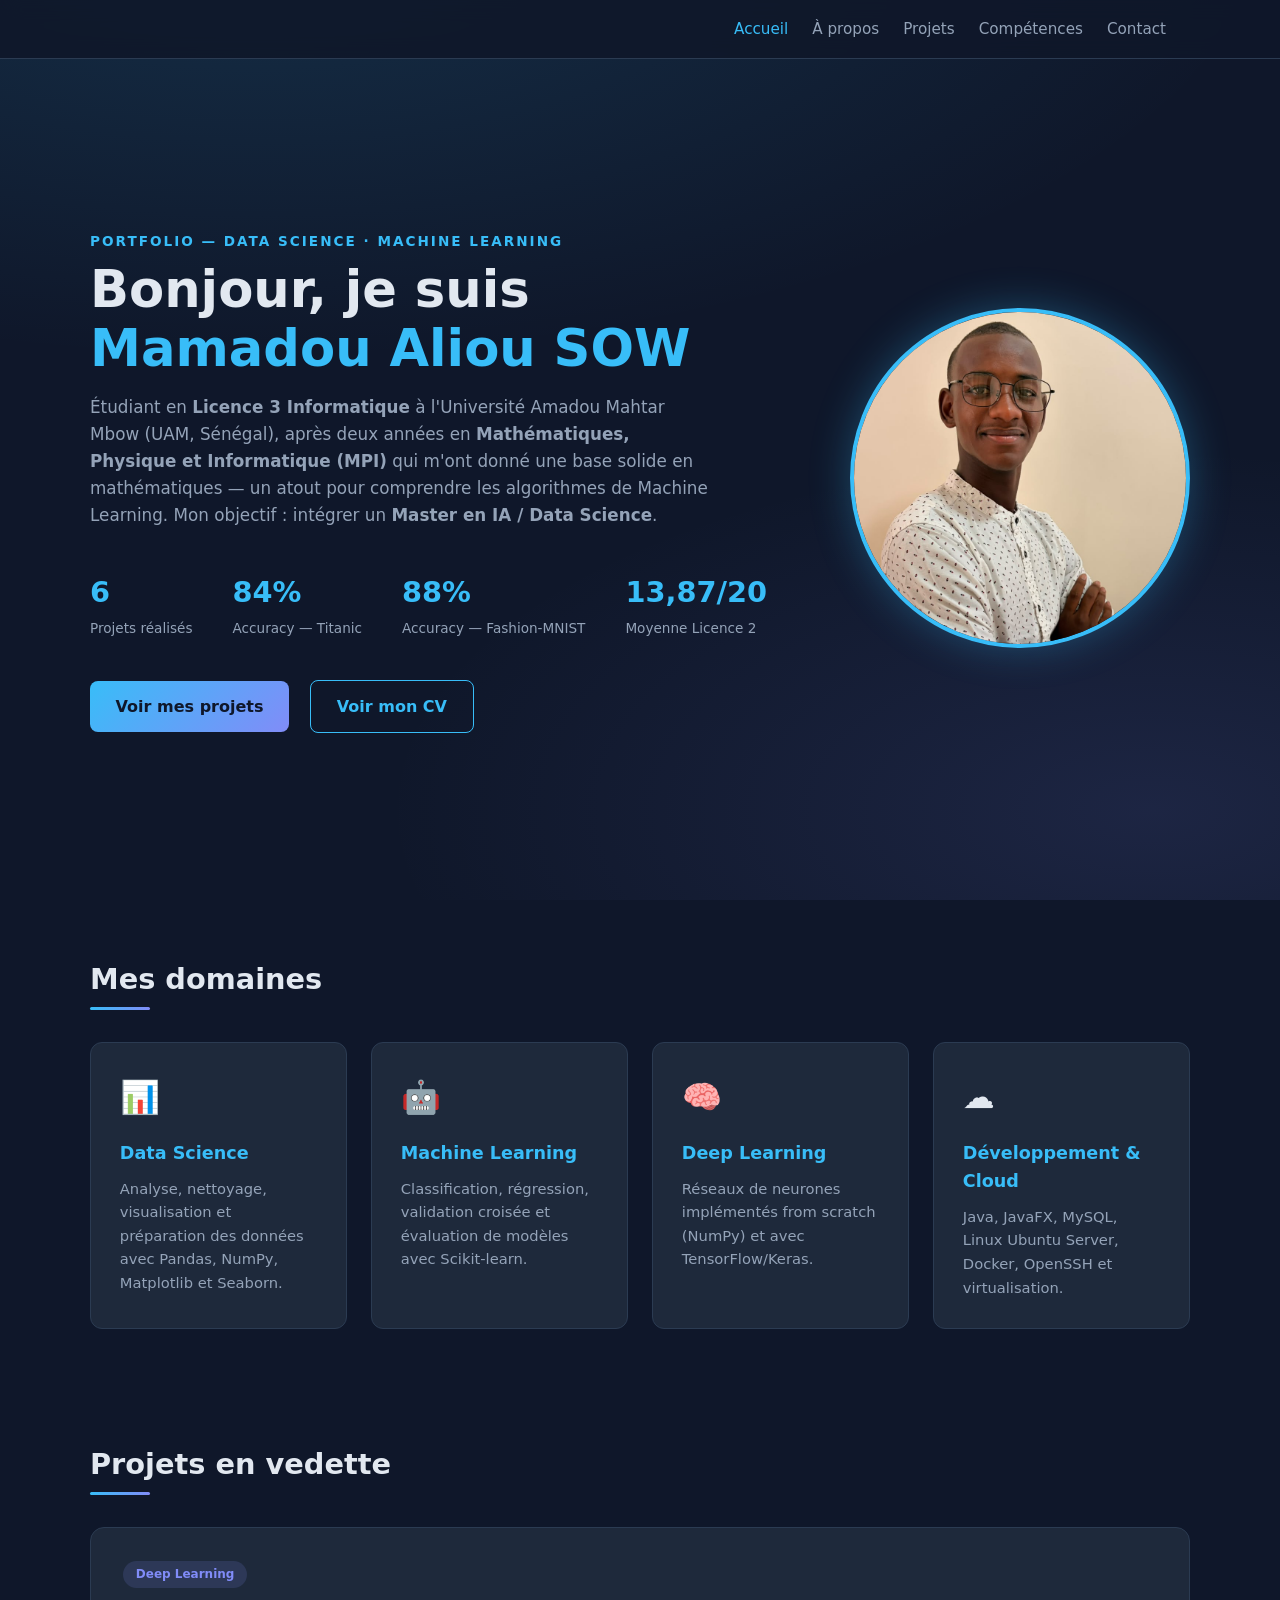
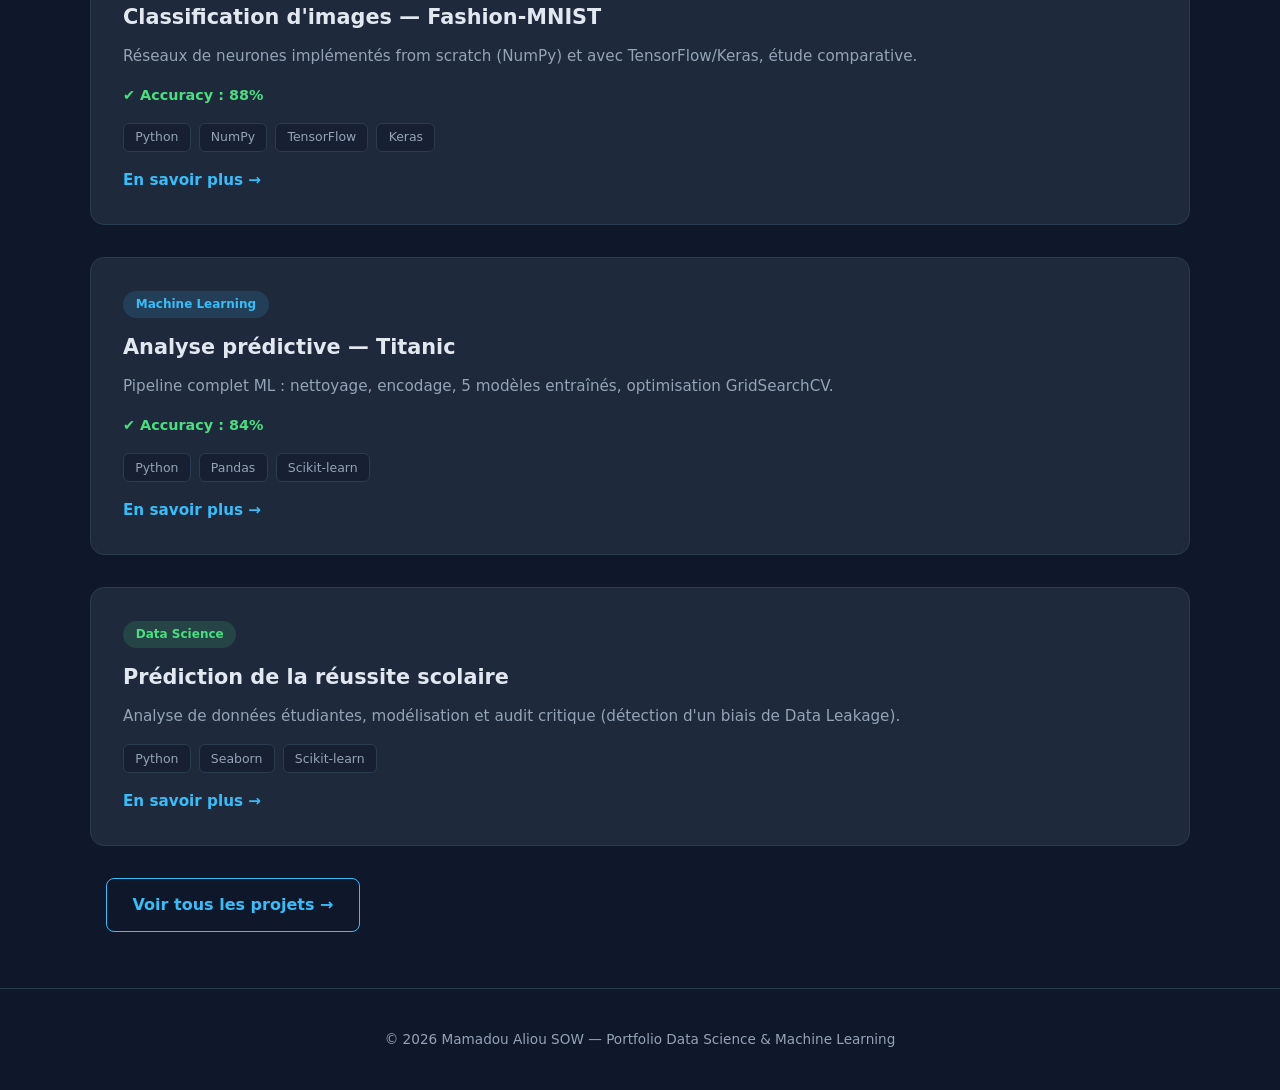
<file: index.html>
<!DOCTYPE html>
<html lang="fr">
<head>
<meta charset="UTF-8">
<meta name="viewport" content="width=device-width, initial-scale=1.0">
<title>Mamadou Aliou SOW — Data Science & Machine Learning</title>
<meta name="description" content="Étudiant en Licence 3 Informatique — Data Science, Machine Learning, Deep Learning. Portfolio.">
<link rel="stylesheet" href="style.css">
</head>
<body>

<nav>
  <div class="nav-inner">
    <a href="index.html" class="logo"></a>
    <button class="burger" id="burger">☰</button>
    <ul class="nav-links" id="navLinks">
      <li><a href="index.html">Accueil</a></li>
      <li><a href="apropos.html">À propos</a></li>
      <li><a href="projets.html">Projets</a></li>
      <li><a href="competences.html">Compétences</a></li>
      <li><a href="contact.html">Contact</a></li>
    </ul>
  </div>
</nav>

<header class="hero">
  <div class="hero-inner">
    <div class="hero-content">
      <div class="hero-tag">Portfolio — Data Science · Machine Learning</div>
      <h1>Bonjour, je suis <span>Mamadou Aliou SOW</span></h1>
      <p class="lead">
        Étudiant en <strong>Licence 3 Informatique</strong> à l'Université Amadou Mahtar Mbow (UAM, Sénégal),
        après deux années en <strong>Mathématiques, Physique et Informatique (MPI)</strong> qui m'ont donné
        une base solide en mathématiques — un atout pour comprendre les algorithmes de Machine Learning.
        Mon objectif : intégrer un <strong>Master en IA / Data Science</strong>.
      </p>
      <div class="stats">
        <div class="stat"><b>6</b><span>Projets réalisés</span></div>
        <div class="stat"><b>84%</b><span>Accuracy — Titanic</span></div>
        <div class="stat"><b>88%</b><span>Accuracy — Fashion-MNIST</span></div>
        <div class="stat"><b>13,87/20</b><span>Moyenne Licence 2</span></div>
      </div>
      <a href="projets.html" class="btn btn-primary">Voir mes projets</a>
      <a href="cv-mamadou-sow.pdf" class="btn btn-outline">Voir mon CV</a>
    </div>
    <div class="hero-photo">
      <img src="profil.jpeg" alt="Photo de Mamadou Aliou SOW">
    </div>
  </div>
</header>

<section>
  <div class="section-inner">
    <h2 class="section-title">Mes domaines</h2>
    <div class="grid-4">
      <div class="card">
        <div class="icon">📊</div>
        <h3>Data Science</h3>
        <p>Analyse, nettoyage, visualisation et préparation des données avec Pandas, NumPy, Matplotlib et Seaborn.</p>
      </div>
      <div class="card">
        <div class="icon">🤖</div>
        <h3>Machine Learning</h3>
        <p>Classification, régression, validation croisée et évaluation de modèles avec Scikit-learn.</p>
      </div>
      <div class="card">
        <div class="icon">🧠</div>
        <h3>Deep Learning</h3>
        <p>Réseaux de neurones implémentés from scratch (NumPy) et avec TensorFlow/Keras.</p>
      </div>
      <div class="card">
        <div class="icon">☁️</div>
        <h3>Développement & Cloud</h3>
        <p>Java, JavaFX, MySQL, Linux Ubuntu Server, Docker, OpenSSH et virtualisation.</p>
      </div>
    </div>
  </div>
</section>

<section>
  <div class="section-inner">
    <h2 class="section-title">Projets en vedette</h2>
    <div class="projects">
      <article class="project">
        <span class="badge badge-dl">Deep Learning</span>
        <h3>Classification d'images — Fashion-MNIST</h3>
        <p>Réseaux de neurones implémentés from scratch (NumPy) et avec TensorFlow/Keras, étude comparative.</p>
        <div class="result">✔ Accuracy : 88%</div>
        <div class="tags"><span class="tag">Python</span><span class="tag">NumPy</span><span class="tag">TensorFlow</span><span class="tag">Keras</span></div>
        <a href="projet-fashion.html" class="project-link">En savoir plus →</a>
      </article>
      <article class="project">
        <span class="badge badge-ml">Machine Learning</span>
        <h3>Analyse prédictive — Titanic</h3>
        <p>Pipeline complet ML : nettoyage, encodage, 5 modèles entraînés, optimisation GridSearchCV.</p>
        <div class="result">✔ Accuracy : 84%</div>
        <div class="tags"><span class="tag">Python</span><span class="tag">Pandas</span><span class="tag">Scikit-learn</span></div>
        <a href="projet-titanic.html" class="project-link">En savoir plus →</a>
      </article>
      <article class="project">
        <span class="badge badge-ds">Data Science</span>
        <h3>Prédiction de la réussite scolaire</h3>
        <p>Analyse de données étudiantes, modélisation et audit critique (détection d'un biais de Data Leakage).</p>
        <div class="tags"><span class="tag">Python</span><span class="tag">Seaborn</span><span class="tag">Scikit-learn</span></div>
        <a href="projet-reussite.html" class="project-link">En savoir plus →</a>
      </article>
    </div>
    <a href="projets.html" class="btn btn-outline" style="margin-top:2rem;">Voir tous les projets →</a>
  </div>
</section>

<footer>© 2026 Mamadou Aliou SOW — Portfolio Data Science & Machine Learning</footer>
<script src="script.js"></script>
</body>
</html>
</file>
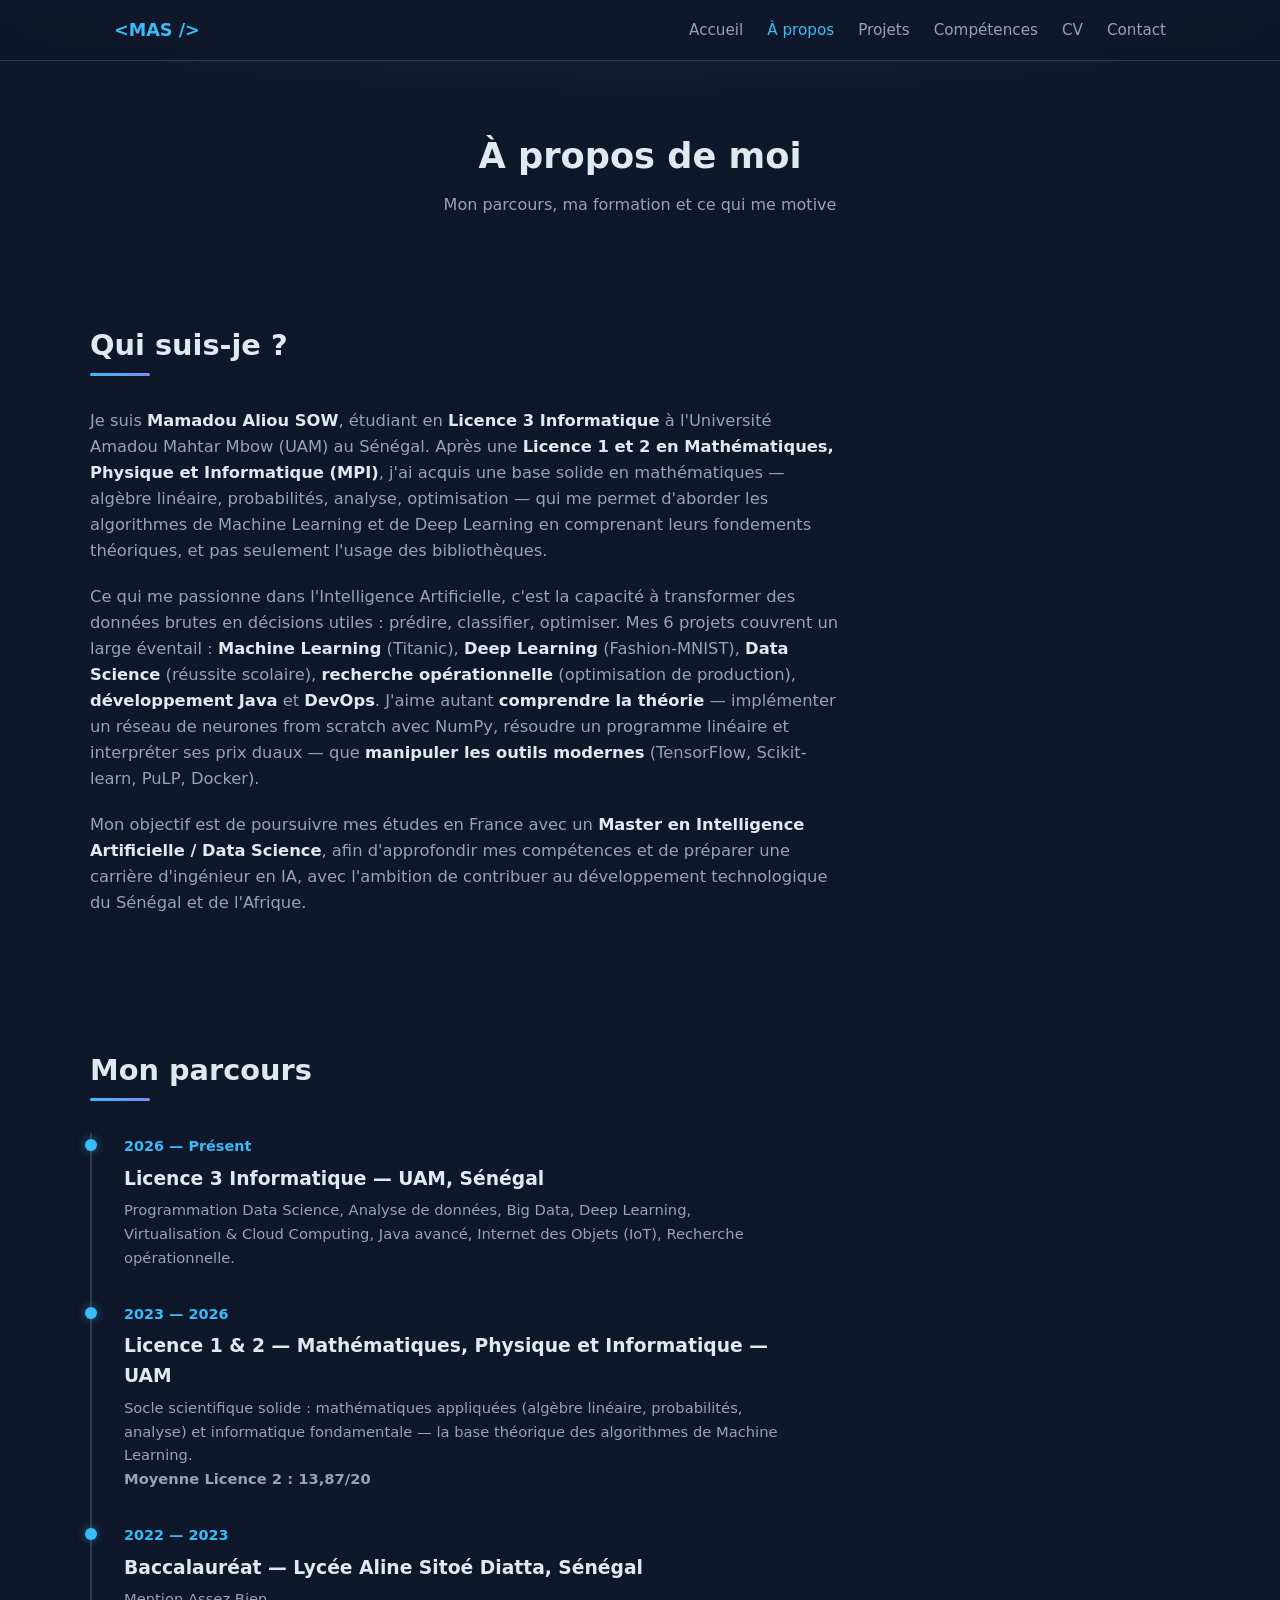
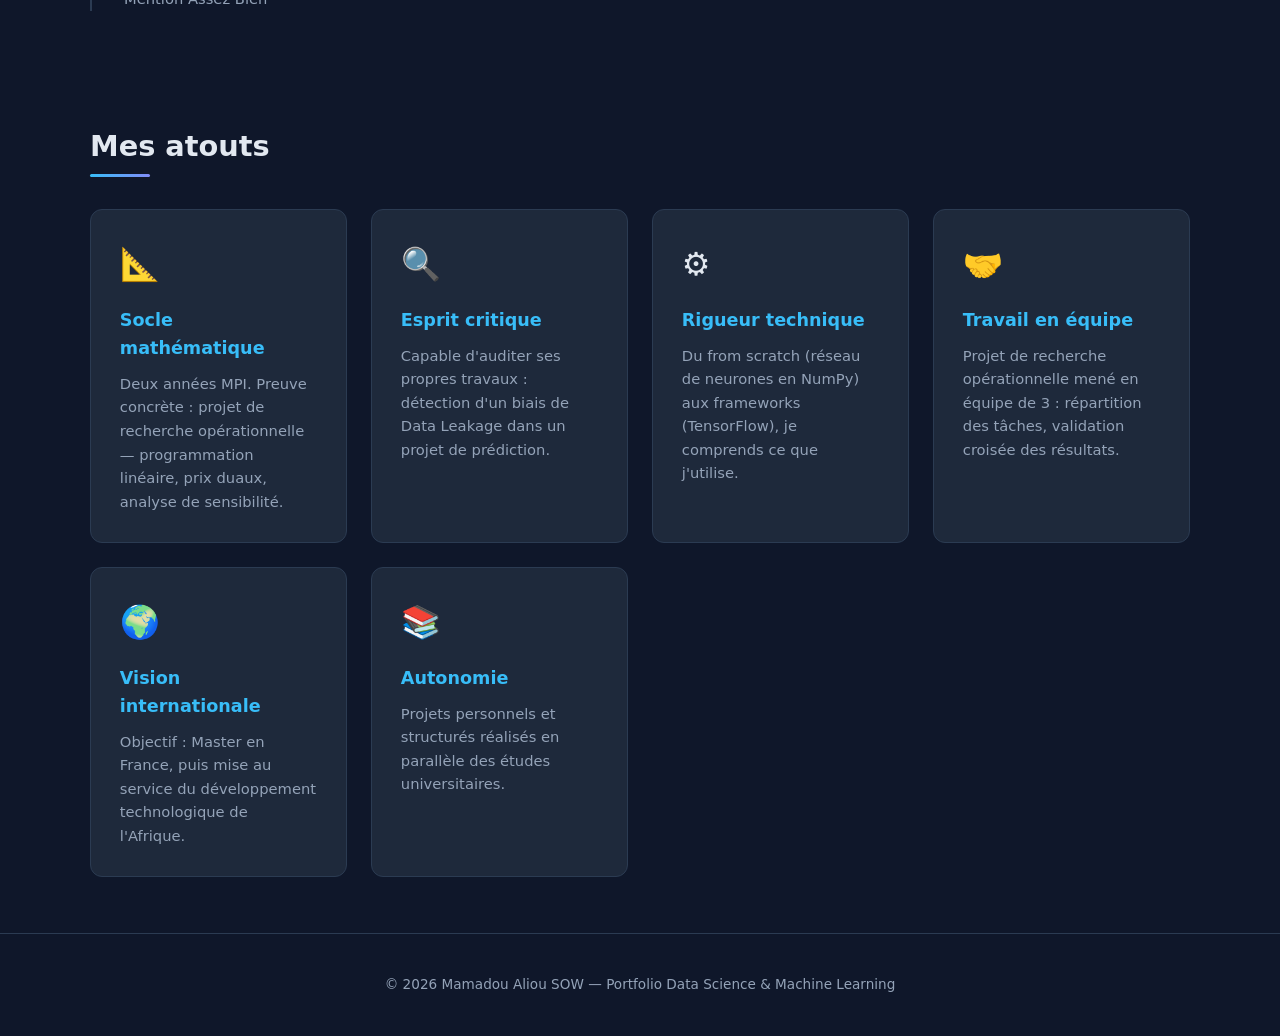
<file: apropos.html>
<!DOCTYPE html>
<html lang="fr">
<head>
<meta charset="UTF-8">
<meta name="viewport" content="width=device-width, initial-scale=1.0">
<title>À propos — Mamadou Aliou SOW</title>
<link rel="stylesheet" href="style.css">
</head>
<body>

<nav>
  <div class="nav-inner">
    <a href="index.html" class="logo">&lt;MAS /&gt;</a>
    <button class="burger" id="burger">☰</button>
    <ul class="nav-links" id="navLinks">
      <li><a href="index.html">Accueil</a></li>
      <li><a href="apropos.html">À propos</a></li>
      <li><a href="projets.html">Projets</a></li>
      <li><a href="competences.html">Compétences</a></li>
      <li><a href="cv.html">CV</a></li>
      <li><a href="contact.html">Contact</a></li>
    </ul>
  </div>
</nav>

<header class="page-hero">
  <h1>À propos de moi</h1>
  <p>Mon parcours, ma formation et ce qui me motive</p>
</header>

<section>
  <div class="section-inner">
    <h2 class="section-title">Qui suis-je ?</h2>
    <div class="about-text">
      <p>
        Je suis <strong>Mamadou Aliou SOW</strong>, étudiant en <strong>Licence 3 Informatique</strong>
        à l'Université Amadou Mahtar Mbow (UAM) au Sénégal. Après une <strong>Licence 1 et 2 en
        Mathématiques, Physique et Informatique (MPI)</strong>, j'ai acquis une base solide en
        mathématiques — algèbre linéaire, probabilités, analyse, optimisation — qui me permet
        d'aborder les algorithmes de Machine Learning et de Deep Learning en comprenant leurs
        fondements théoriques, et pas seulement l'usage des bibliothèques.
      </p>
      <p>
        Ce qui me passionne dans l'Intelligence Artificielle, c'est la capacité à transformer
        des données brutes en décisions utiles : prédire, classifier, optimiser. Mes 6 projets
        couvrent un large éventail : <strong>Machine Learning</strong> (Titanic),
        <strong>Deep Learning</strong> (Fashion-MNIST), <strong>Data Science</strong> (réussite
        scolaire), <strong>recherche opérationnelle</strong> (optimisation de production),
        <strong>développement Java</strong> et <strong>DevOps</strong>. J'aime autant
        <strong>comprendre la théorie</strong> — implémenter un réseau de neurones from scratch
        avec NumPy, résoudre un programme linéaire et interpréter ses prix duaux — que
        <strong>manipuler les outils modernes</strong> (TensorFlow, Scikit-learn, PuLP, Docker).
      </p>
      <p>
        Mon objectif est de poursuivre mes études en France avec un
        <strong>Master en Intelligence Artificielle / Data Science</strong>, afin d'approfondir
        mes compétences et de préparer une carrière d'ingénieur en IA, avec l'ambition de
        contribuer au développement technologique du Sénégal et de l'Afrique.
      </p>
    </div>
  </div>
</section>

<section>
  <div class="section-inner">
    <h2 class="section-title">Mon parcours</h2>
    <div class="timeline">
      <div class="timeline-item">
        <span class="date">2026 — Présent</span>
        <h3>Licence 3 Informatique — UAM, Sénégal</h3>
        <p>Programmation Data Science, Analyse de données, Big Data, Deep Learning,
        Virtualisation & Cloud Computing, Java avancé, Internet des Objets (IoT),
        Recherche opérationnelle.</p>
      </div>
      <div class="timeline-item">
        <span class="date">2023 — 2026</span>
        <h3>Licence 1 & 2 — Mathématiques, Physique et Informatique — UAM</h3>
        <p>Socle scientifique solide : mathématiques appliquées (algèbre linéaire, probabilités,
        analyse) et informatique fondamentale — la base théorique des algorithmes de Machine
        Learning.</p>
        <p class="note">Moyenne Licence 2 : 13,87/20</p>
      </div>
      <div class="timeline-item">
        <span class="date">2022 — 2023</span>
        <h3>Baccalauréat — Lycée Aline Sitoé Diatta, Sénégal</h3>
        <p>Mention Assez Bien</p>
      </div>
    </div>
  </div>
</section>

<section>
  <div class="section-inner">
    <h2 class="section-title">Mes atouts</h2>
    <div class="grid-4">
      <div class="card">
        <div class="icon">📐</div>
        <h3>Socle mathématique</h3>
        <p>Deux années MPI. Preuve concrète : projet de recherche opérationnelle — programmation linéaire, prix duaux, analyse de sensibilité.</p>
      </div>
      <div class="card">
        <div class="icon">🔍</div>
        <h3>Esprit critique</h3>
        <p>Capable d'auditer ses propres travaux : détection d'un biais de Data Leakage dans un projet de prédiction.</p>
      </div>
      <div class="card">
        <div class="icon">⚙️</div>
        <h3>Rigueur technique</h3>
        <p>Du from scratch (réseau de neurones en NumPy) aux frameworks (TensorFlow), je comprends ce que j'utilise.</p>
      </div>
      <div class="card">
        <div class="icon">🤝</div>
        <h3>Travail en équipe</h3>
        <p>Projet de recherche opérationnelle mené en équipe de 3 : répartition des tâches, validation croisée des résultats.</p>
      </div>
      <div class="card">
        <div class="icon">🌍</div>
        <h3>Vision internationale</h3>
        <p>Objectif : Master en France, puis mise au service du développement technologique de l'Afrique.</p>
      </div>
      <div class="card">
        <div class="icon">📚</div>
        <h3>Autonomie</h3>
        <p>Projets personnels et structurés réalisés en parallèle des études universitaires.</p>
      </div>
    </div>
  </div>
</section>

<footer>© 2026 Mamadou Aliou SOW — Portfolio Data Science & Machine Learning</footer>
<script src="script.js"></script>
</body>
</html>
</file>
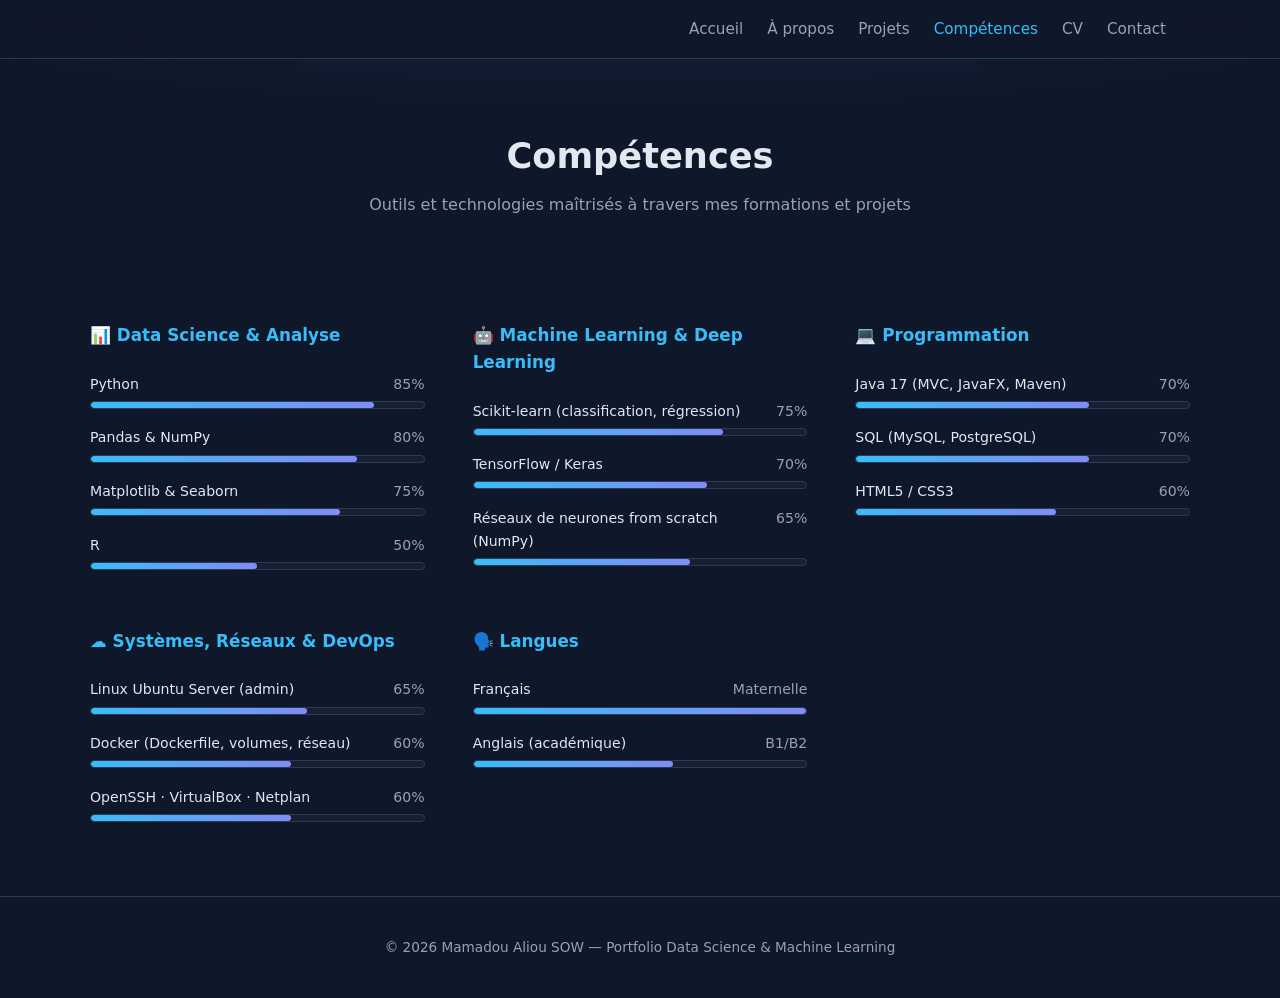
<file: competences.html>
<!DOCTYPE html>
<html lang="fr">
<head>
<meta charset="UTF-8">
<meta name="viewport" content="width=device-width, initial-scale=1.0">
<title>Compétences — Mamadou Aliou SOW</title>
<link rel="stylesheet" href="style.css">
</head>
<body>

<nav>
  <div class="nav-inner">
    <a href="index.html" class="logo"></a>
    <button class="burger" id="burger">☰</button>
    <ul class="nav-links" id="navLinks">
      <li><a href="index.html">Accueil</a></li>
      <li><a href="apropos.html">À propos</a></li>
      <li><a href="projets.html">Projets</a></li>
      <li><a href="competences.html">Compétences</a></li>
      <li><a href="cv.html">CV</a></li>
      <li><a href="contact.html">Contact</a></li>
    </ul>
  </div>
</nav>

<header class="page-hero">
  <h1>Compétences</h1>
  <p>Outils et technologies maîtrisés à travers mes formations et projets</p>
</header>

<section>
  <div class="section-inner">
    <div class="skills">

      <div class="skill">
        <h4>📊 Data Science & Analyse</h4>
        <div class="bar-label"><span>Python</span><span>85%</span></div>
        <div class="bar"><div class="bar-fill" style="width:85%"></div></div>
        <div class="bar-label"><span>Pandas & NumPy</span><span>80%</span></div>
        <div class="bar"><div class="bar-fill" style="width:80%"></div></div>
        <div class="bar-label"><span>Matplotlib & Seaborn</span><span>75%</span></div>
        <div class="bar"><div class="bar-fill" style="width:75%"></div></div>
        <div class="bar-label"><span>R</span><span>50%</span></div>
        <div class="bar"><div class="bar-fill" style="width:50%"></div></div>
      </div>

      <div class="skill">
        <h4>🤖 Machine Learning & Deep Learning</h4>
        <div class="bar-label"><span>Scikit-learn (classification, régression)</span><span>75%</span></div>
        <div class="bar"><div class="bar-fill" style="width:75%"></div></div>
        <div class="bar-label"><span>TensorFlow / Keras</span><span>70%</span></div>
        <div class="bar"><div class="bar-fill" style="width:70%"></div></div>
        <div class="bar-label"><span>Réseaux de neurones from scratch (NumPy)</span><span>65%</span></div>
        <div class="bar"><div class="bar-fill" style="width:65%"></div></div>
      </div>

      <div class="skill">
        <h4>💻 Programmation</h4>
        <div class="bar-label"><span>Java 17 (MVC, JavaFX, Maven)</span><span>70%</span></div>
        <div class="bar"><div class="bar-fill" style="width:70%"></div></div>
        <div class="bar-label"><span>SQL (MySQL, PostgreSQL)</span><span>70%</span></div>
        <div class="bar"><div class="bar-fill" style="width:70%"></div></div>
        <div class="bar-label"><span>HTML5 / CSS3</span><span>60%</span></div>
        <div class="bar"><div class="bar-fill" style="width:60%"></div></div>
      </div>

      <div class="skill">
        <h4>☁️ Systèmes, Réseaux & DevOps</h4>
        <div class="bar-label"><span>Linux Ubuntu Server (admin)</span><span>65%</span></div>
        <div class="bar"><div class="bar-fill" style="width:65%"></div></div>
        <div class="bar-label"><span>Docker (Dockerfile, volumes, réseau)</span><span>60%</span></div>
        <div class="bar"><div class="bar-fill" style="width:60%"></div></div>
        <div class="bar-label"><span>OpenSSH · VirtualBox · Netplan</span><span>60%</span></div>
        <div class="bar"><div class="bar-fill" style="width:60%"></div></div>
      </div>

      <div class="skill">
        <h4>🗣️ Langues</h4>
        <div class="bar-label"><span>Français</span><span>Maternelle</span></div>
        <div class="bar"><div class="bar-fill" style="width:100%"></div></div>
        <div class="bar-label"><span>Anglais (académique)</span><span>B1/B2</span></div>
        <div class="bar"><div class="bar-fill" style="width:60%"></div></div>
      </div>

    </div>
  </div>
</section>

<footer>© 2026 Mamadou Aliou SOW — Portfolio Data Science & Machine Learning</footer>
<script src="script.js"></script>
</body>
</html>
</file>
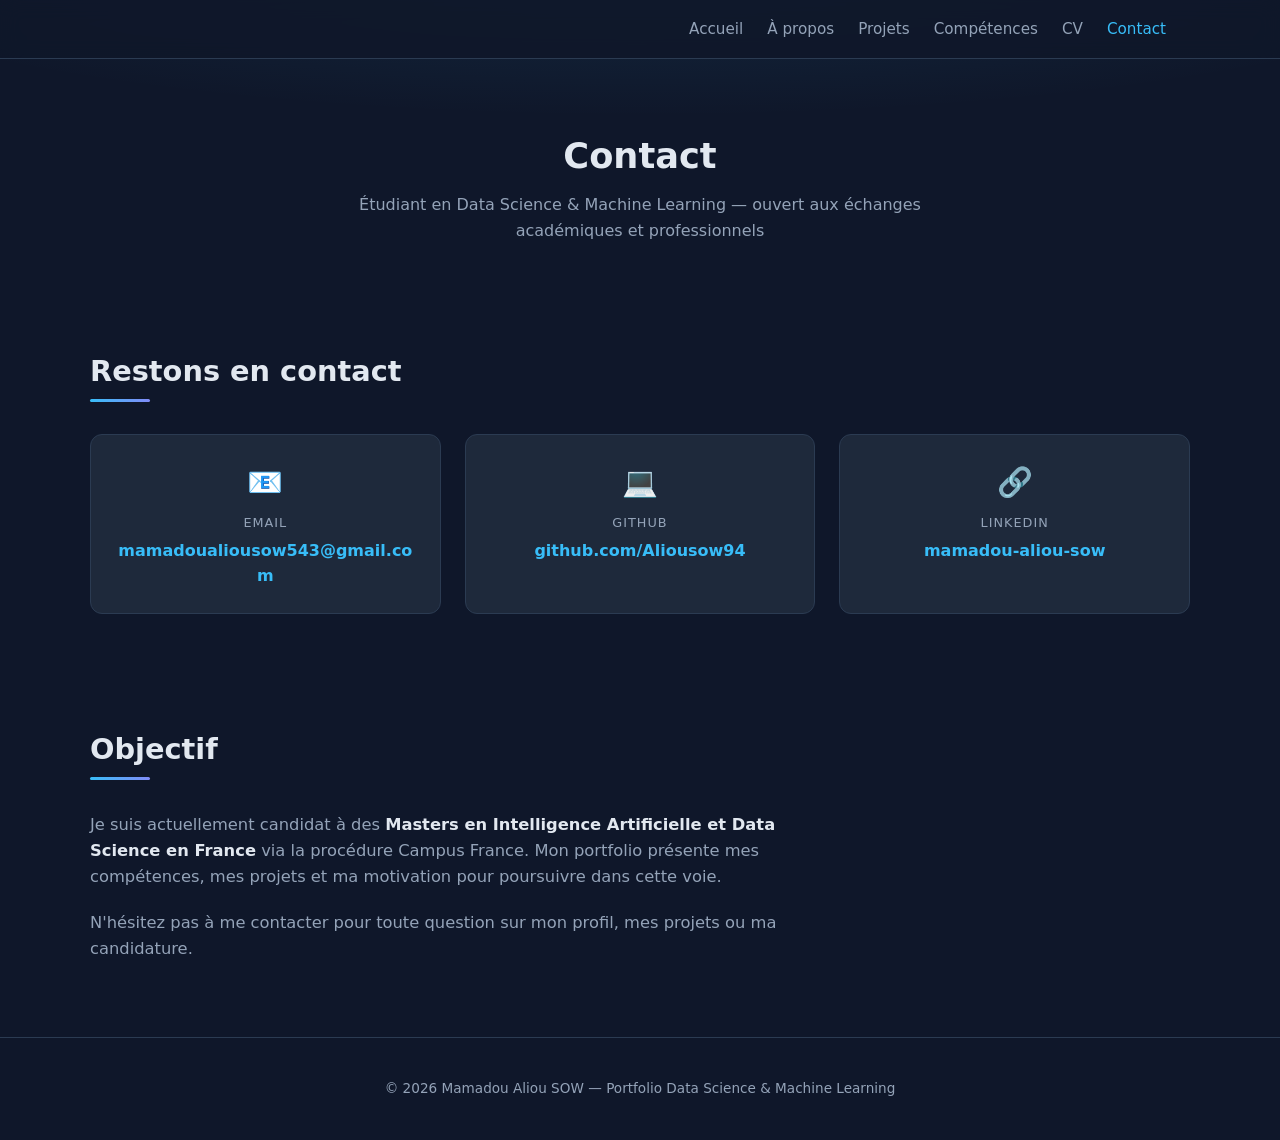
<file: contact.html>
<!DOCTYPE html>
<html lang="fr">
<head>
<meta charset="UTF-8">
<meta name="viewport" content="width=device-width, initial-scale=1.0">
<title>Contact — Mamadou Aliou SOW</title>
<link rel="stylesheet" href="style.css">
</head>
<body>

<nav>
  <div class="nav-inner">
    <a href="index.html" class="logo"></a>
    <button class="burger" id="burger">☰</button>
    <ul class="nav-links" id="navLinks">
      <li><a href="index.html">Accueil</a></li>
      <li><a href="apropos.html">À propos</a></li>
      <li><a href="projets.html">Projets</a></li>
      <li><a href="competences.html">Compétences</a></li>
      <li><a href="cv.html">CV</a></li>
      <li><a href="contact.html">Contact</a></li>
    </ul>
  </div>
</nav>

<header class="page-hero">
  <h1>Contact</h1>
  <p>Étudiant en Data Science & Machine Learning — ouvert aux échanges académiques et professionnels</p>
</header>

<section>
  <div class="section-inner">
    <h2 class="section-title">Restons en contact</h2>
    <div class="contact-grid">
      <a class="contact-card" href="mailto:mamadoualiousow543@gmail.com">
        <div class="icon">📧</div>
        <div class="label">Email</div>
        <div class="value">mamadoualiousow543@gmail.com</div>
      </a>
      <a class="contact-card" href="https://github.com/Aliousow94" target="_blank">
        <div class="icon">💻</div>
        <div class="label">GitHub</div>
        <div class="value">github.com/Aliousow94</div>
      </a>
      <a class="contact-card" href="https://linkedin.com/in/mamadou-aliou-sow-900056407" target="_blank">
        <div class="icon">🔗</div>
        <div class="label">LinkedIn</div>
        <div class="value">mamadou-aliou-sow</div>
      </a>
    </div>
  </div>
</section>

<section>
  <div class="section-inner">
    <h2 class="section-title">Objectif</h2>
    <div class="about-text">
      <p>
        Je suis actuellement candidat à des <strong>Masters en Intelligence Artificielle et Data Science
        en France</strong> via la procédure Campus France. Mon portfolio présente mes compétences,
        mes projets et ma motivation pour poursuivre dans cette voie.
      </p>
      <p>
        N'hésitez pas à me contacter pour toute question sur mon profil, mes projets
        ou ma candidature.
      </p>
    </div>
  </div>
</section>

<footer>© 2026 Mamadou Aliou SOW — Portfolio Data Science & Machine Learning</footer>
<script src="script.js"></script>
</body>
</html>
</file>
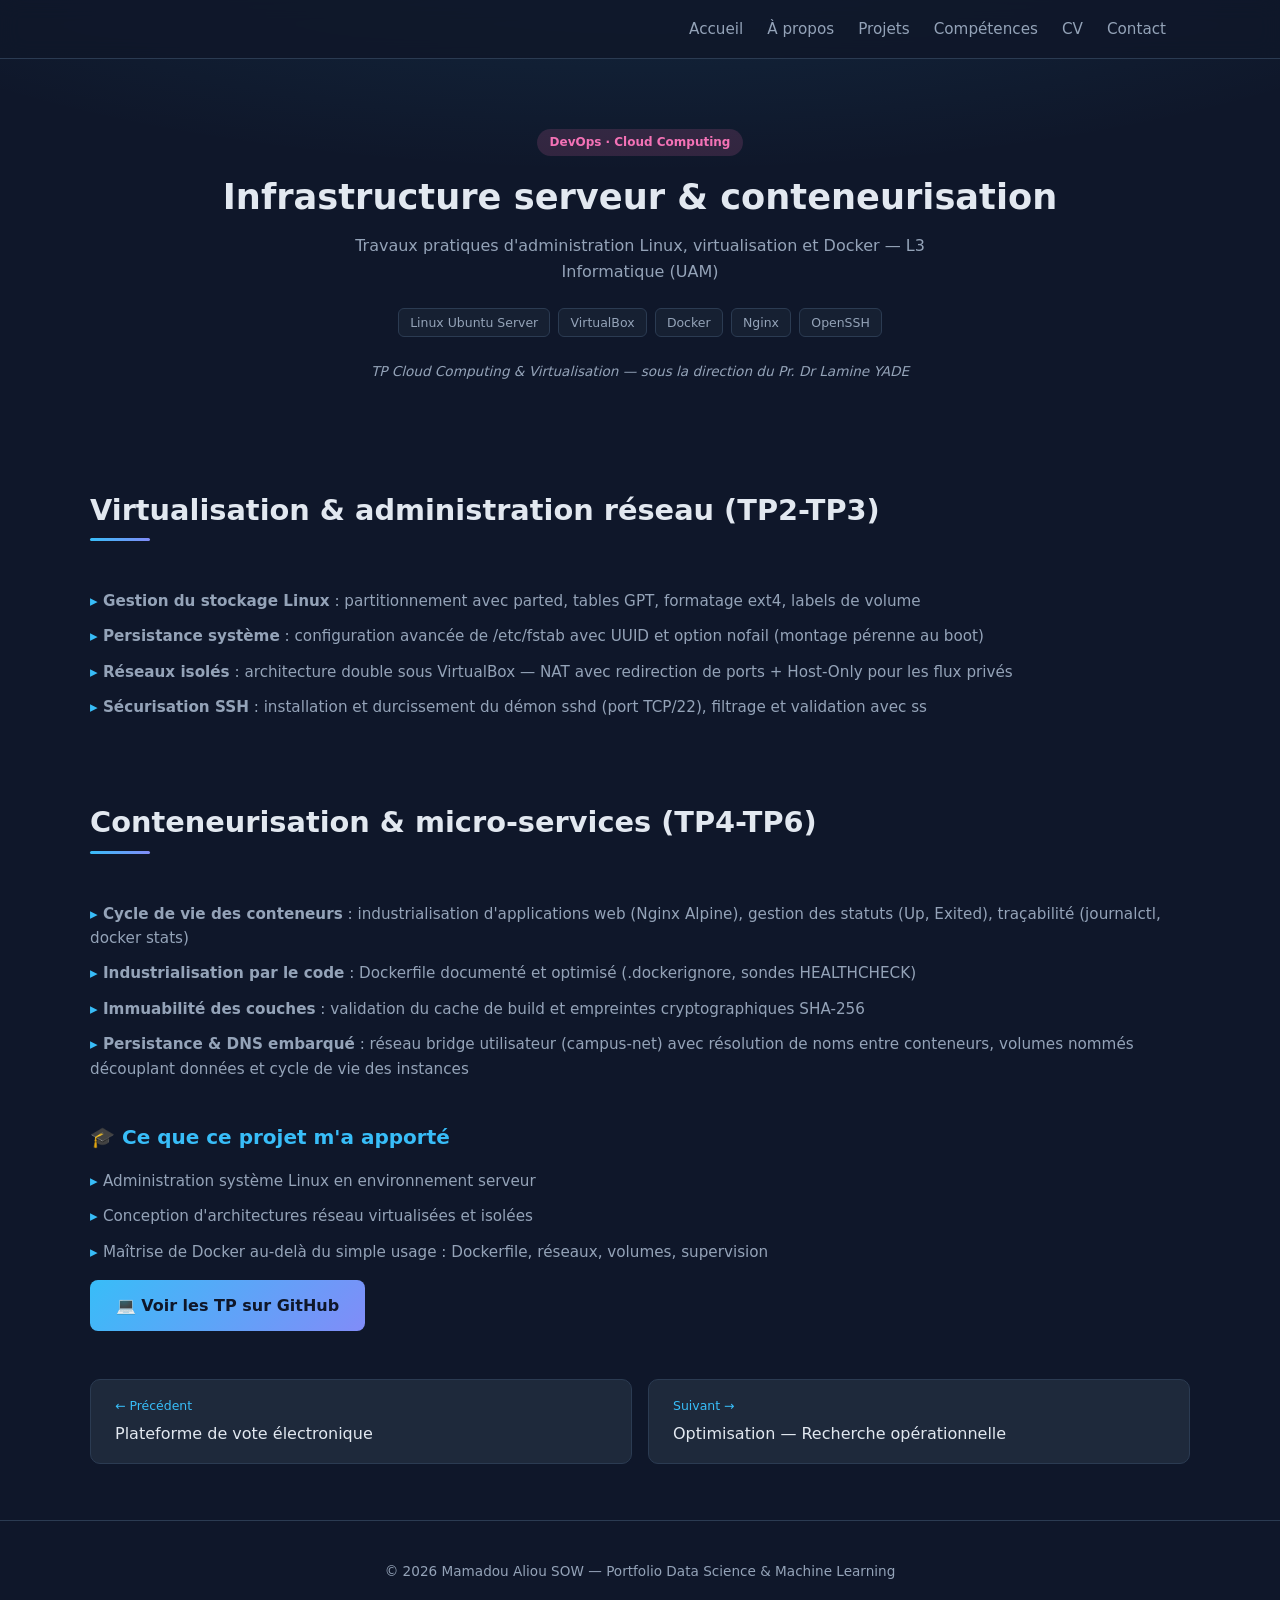
<file: projet-cloud.html>
<!DOCTYPE html>
<html lang="fr">
<head>
<meta charset="UTF-8">
<meta name="viewport" content="width=device-width, initial-scale=1.0">
<title>Cloud & Docker — DevOps | Mamadou Aliou SOW</title>
<link rel="stylesheet" href="style.css">
</head>
<body>

<nav>
  <div class="nav-inner">
    <a href="index.html" class="logo"></a>
    <button class="burger" id="burger">☰</button>
    <ul class="nav-links" id="navLinks">
      <li><a href="index.html">Accueil</a></li>
      <li><a href="apropos.html">À propos</a></li>
      <li><a href="projets.html">Projets</a></li>
      <li><a href="competences.html">Compétences</a></li>
      <li><a href="cv.html">CV</a></li>
      <li><a href="contact.html">Contact</a></li>
    </ul>
  </div>
</nav>

<header class="page-hero">
  <span class="badge badge-dev">DevOps · Cloud Computing</span>
  <h1>Infrastructure serveur & conteneurisation</h1>
  <p>Travaux pratiques d'administration Linux, virtualisation et Docker — L3 Informatique (UAM)</p>
  <div class="tags" style="justify-content:center; margin-top:1.5rem;">
    <span class="tag">Linux Ubuntu Server</span><span class="tag">VirtualBox</span><span class="tag">Docker</span>
    <span class="tag">Nginx</span><span class="tag">OpenSSH</span>
  </div>
  <p class="context-note" style="margin-top:1.5rem;">TP Cloud Computing & Virtualisation — sous la direction du Pr. Dr Lamine YADE</p>
</header>

<section>
  <div class="section-inner">

    <h2 class="section-title">Virtualisation & administration réseau (TP2-TP3)</h2>
    <ul class="checklist">
      <li><strong>Gestion du stockage Linux</strong> : partitionnement avec parted, tables GPT, formatage ext4, labels de volume</li>
      <li><strong>Persistance système</strong> : configuration avancée de /etc/fstab avec UUID et option nofail (montage pérenne au boot)</li>
      <li><strong>Réseaux isolés</strong> : architecture double sous VirtualBox — NAT avec redirection de ports + Host-Only pour les flux privés</li>
      <li><strong>Sécurisation SSH</strong> : installation et durcissement du démon sshd (port TCP/22), filtrage et validation avec ss</li>
    </ul>

    <h2 class="section-title" style="margin-top:4rem;">Conteneurisation & micro-services (TP4-TP6)</h2>
    <ul class="checklist">
      <li><strong>Cycle de vie des conteneurs</strong> : industrialisation d'applications web (Nginx Alpine), gestion des statuts (Up, Exited), traçabilité (journalctl, docker stats)</li>
      <li><strong>Industrialisation par le code</strong> : Dockerfile documenté et optimisé (.dockerignore, sondes HEALTHCHECK)</li>
      <li><strong>Immuabilité des couches</strong> : validation du cache de build et empreintes cryptographiques SHA-256</li>
      <li><strong>Persistance & DNS embarqué</strong> : réseau bridge utilisateur (campus-net) avec résolution de noms entre conteneurs, volumes nommés découplant données et cycle de vie des instances</li>
    </ul>

    <h3 class="sub">🎓 Ce que ce projet m'a apporté</h3>
    <ul class="checklist">
      <li>Administration système Linux en environnement serveur</li>
      <li>Conception d'architectures réseau virtualisées et isolées</li>
      <li>Maîtrise de Docker au-delà du simple usage : Dockerfile, réseaux, volumes, supervision</li>
    </ul>

    <a href="https://github.com/Aliousow94/cloud-virtualization-labs" class="btn btn-primary" target="_blank">💻 Voir les TP sur GitHub</a>

    <div class="prev-next">
      <a href="projet-vote.html"><span>← Précédent</span>Plateforme de vote électronique</a>
      <a href="projet-ro.html"><span>Suivant →</span>Optimisation — Recherche opérationnelle</a>
    </div>

  </div>
</section>

<footer>© 2026 Mamadou Aliou SOW — Portfolio Data Science & Machine Learning</footer>
<script src="script.js"></script>
</body>
</html>
</file>
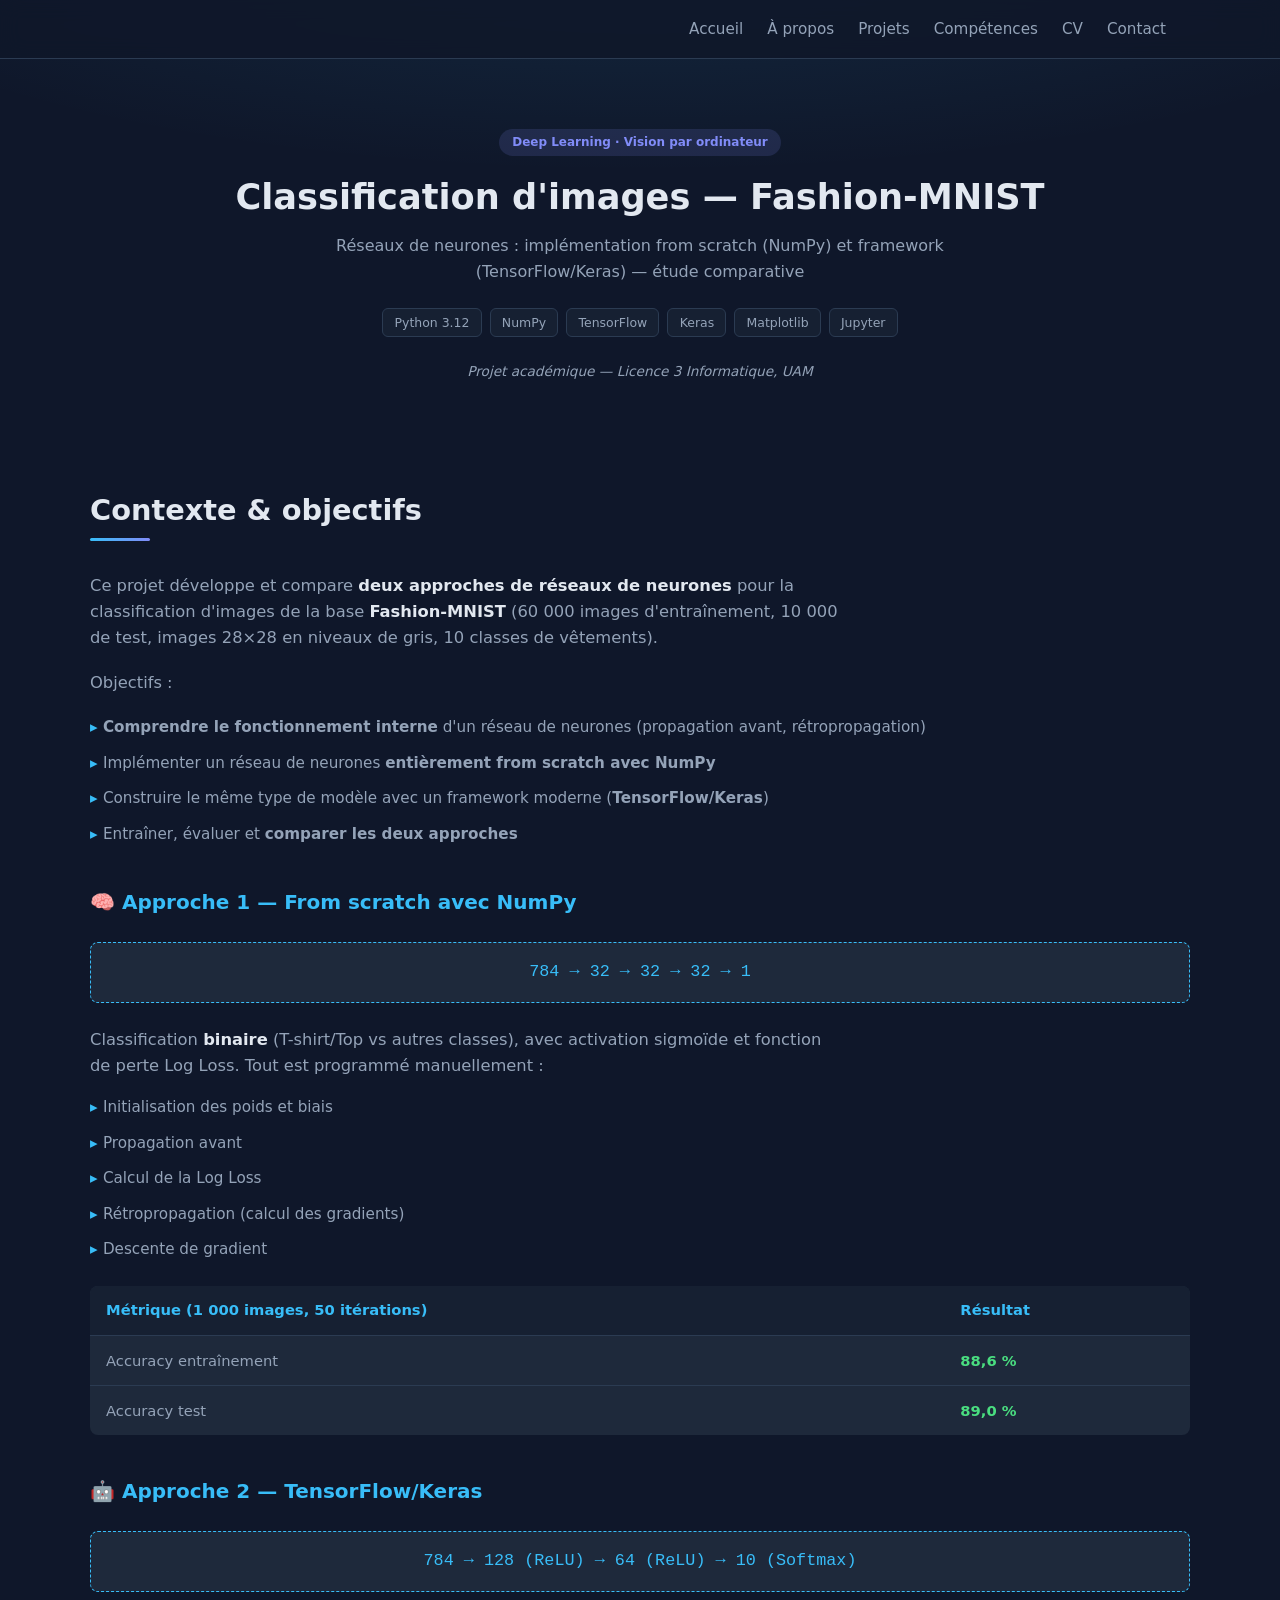
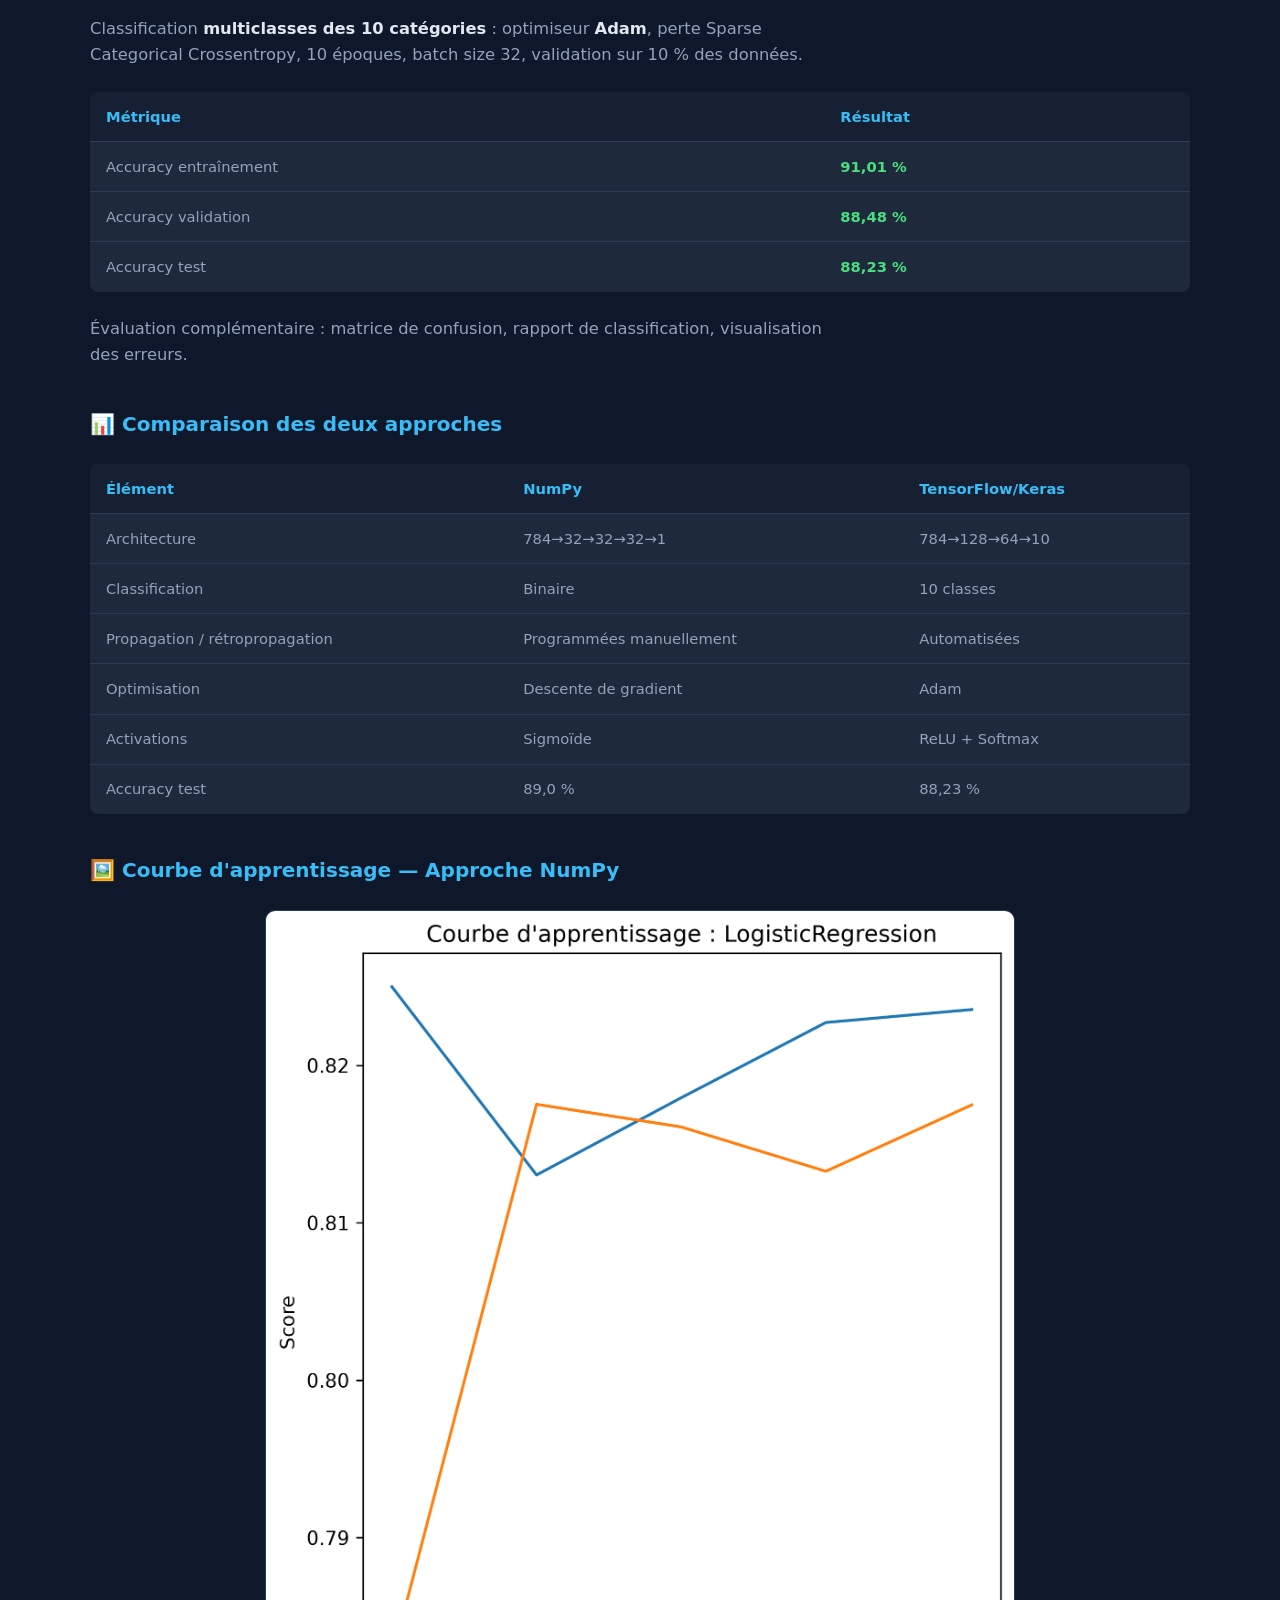
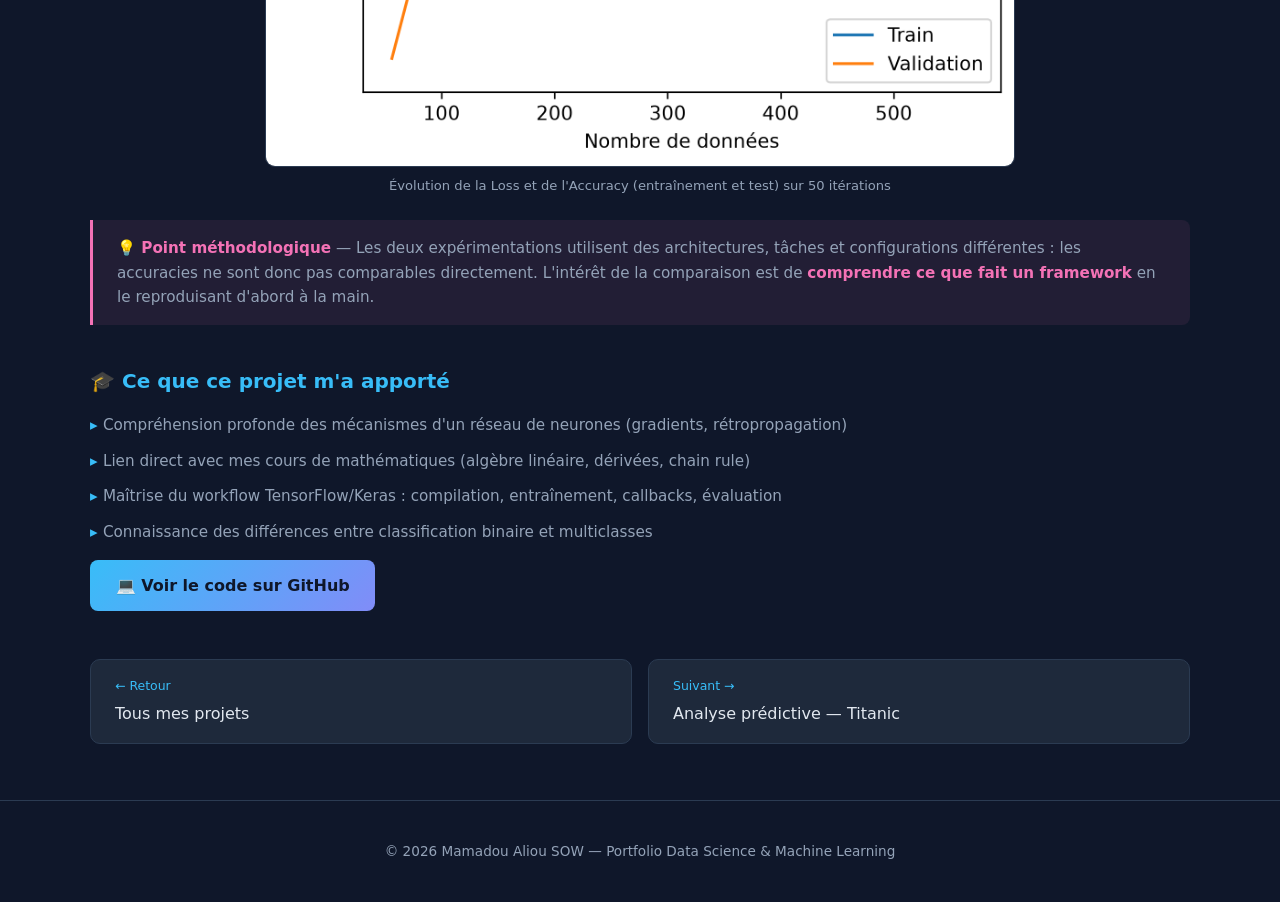
<file: projet-fashion.html>
<!DOCTYPE html>
<html lang="fr">
<head>
<meta charset="UTF-8">
<meta name="viewport" content="width=device-width, initial-scale=1.0">
<title>Fashion-MNIST — Deep Learning | Mamadou Aliou SOW</title>
<link rel="stylesheet" href="style.css">
</head>
<body>

<nav>
  <div class="nav-inner">
    <a href="index.html" class="logo"></a>
    <button class="burger" id="burger">☰</button>
    <ul class="nav-links" id="navLinks">
      <li><a href="index.html">Accueil</a></li>
      <li><a href="apropos.html">À propos</a></li>
      <li><a href="projets.html">Projets</a></li>
      <li><a href="competences.html">Compétences</a></li>
      <li><a href="cv.html">CV</a></li>
      <li><a href="contact.html">Contact</a></li>
    </ul>
  </div>
</nav>

<header class="page-hero">
  <span class="badge badge-dl">Deep Learning · Vision par ordinateur</span>
  <h1>Classification d'images — Fashion-MNIST</h1>
  <p>Réseaux de neurones : implémentation from scratch (NumPy) et framework (TensorFlow/Keras) — étude comparative</p>
  <div class="tags" style="justify-content:center; margin-top:1.5rem;">
    <span class="tag">Python 3.12</span><span class="tag">NumPy</span><span class="tag">TensorFlow</span>
    <span class="tag">Keras</span><span class="tag">Matplotlib</span><span class="tag">Jupyter</span>
  </div>
  <p class="context-note" style="margin-top:1.5rem;">Projet académique — Licence 3 Informatique, UAM</p>
</header>

<section>
  <div class="section-inner">

    <h2 class="section-title">Contexte & objectifs</h2>
    <div class="about-text">
      <p>
        Ce projet développe et compare <strong>deux approches de réseaux de neurones</strong> pour la
        classification d'images de la base <strong>Fashion-MNIST</strong> (60 000 images d'entraînement,
        10 000 de test, images 28×28 en niveaux de gris, 10 classes de vêtements).
      </p>
      <p>Objectifs :</p>
    </div>
    <ul class="checklist">
      <li><strong>Comprendre le fonctionnement interne</strong> d'un réseau de neurones (propagation avant, rétropropagation)</li>
      <li>Implémenter un réseau de neurones <strong>entièrement from scratch avec NumPy</strong></li>
      <li>Construire le même type de modèle avec un framework moderne (<strong>TensorFlow/Keras</strong>)</li>
      <li>Entraîner, évaluer et <strong>comparer les deux approches</strong></li>
    </ul>

    <h3 class="sub">🧠 Approche 1 — From scratch avec NumPy</h3>
    <div class="archi">784 → 32 → 32 → 32 → 1</div>
    <p class="about-text">
      Classification <strong>binaire</strong> (T-shirt/Top vs autres classes), avec activation sigmoïde
      et fonction de perte Log Loss. Tout est programmé manuellement :
    </p>
    <ul class="checklist">
      <li>Initialisation des poids et biais</li>
      <li>Propagation avant</li>
      <li>Calcul de la Log Loss</li>
      <li>Rétropropagation (calcul des gradients)</li>
      <li>Descente de gradient</li>
    </ul>
    <table>
      <tr><th>Métrique (1 000 images, 50 itérations)</th><th>Résultat</th></tr>
      <tr><td>Accuracy entraînement</td><td><strong style="color:var(--success)">88,6 %</strong></td></tr>
      <tr><td>Accuracy test</td><td><strong style="color:var(--success)">89,0 %</strong></td></tr>
    </table>

    <h3 class="sub">🤖 Approche 2 — TensorFlow/Keras</h3>
    <div class="archi">784 → 128 (ReLU) → 64 (ReLU) → 10 (Softmax)</div>
    <p class="about-text">
      Classification <strong>multiclasses des 10 catégories</strong> : optimiseur <strong>Adam</strong>,
      perte Sparse Categorical Crossentropy, 10 époques, batch size 32, validation sur 10 % des données.
    </p>
    <table>
      <tr><th>Métrique</th><th>Résultat</th></tr>
      <tr><td>Accuracy entraînement</td><td><strong style="color:var(--success)">91,01 %</strong></td></tr>
      <tr><td>Accuracy validation</td><td><strong style="color:var(--success)">88,48 %</strong></td></tr>
      <tr><td>Accuracy test</td><td><strong style="color:var(--success)">88,23 %</strong></td></tr>
    </table>
       
    <p class="about-text">
      Évaluation complémentaire : matrice de confusion, rapport de classification,
      visualisation des erreurs.
    </p>

    <h3 class="sub">📊 Comparaison des deux approches</h3>
    <table>
      <tr><th>Élément</th><th>NumPy</th><th>TensorFlow/Keras</th></tr>
      <tr><td>Architecture</td><td>784→32→32→32→1</td><td>784→128→64→10</td></tr>
      <tr><td>Classification</td><td>Binaire</td><td>10 classes</td></tr>
      <tr><td>Propagation / rétropropagation</td><td>Programmées manuellement</td><td>Automatisées</td></tr>
      <tr><td>Optimisation</td><td>Descente de gradient</td><td>Adam</td></tr>
      <tr><td>Activations</td><td>Sigmoïde</td><td>ReLU + Softmax</td></tr>
      <tr><td>Accuracy test</td><td>89,0 %</td><td>88,23 %</td></tr>
    </table>
     <h3 class="sub">🖼️ Courbe d'apprentissage — Approche NumPy</h3>
    <div class="figures">
      <figure>
        <img src="learning_curve_LogisticRegression.png" alt="Courbe d'apprentissage du réseau de neurones NumPy">
        <figcaption>Évolution de la Loss et de l'Accuracy (entraînement et test) sur 50 itérations</figcaption>
      </figure>
    </div>
    <div class="callout">
      <strong>💡 Point méthodologique</strong> — Les deux expérimentations utilisent des architectures,
      tâches et configurations différentes : les accuracies ne sont donc pas comparables directement.
      L'intérêt de la comparaison est de <strong>comprendre ce que fait un framework</strong> en le
      reproduisant d'abord à la main.
    </div>

    <h3 class="sub">🎓 Ce que ce projet m'a apporté</h3>
    <ul class="checklist">
      <li>Compréhension profonde des mécanismes d'un réseau de neurones (gradients, rétropropagation)</li>
      <li>Lien direct avec mes cours de mathématiques (algèbre linéaire, dérivées, chain rule)</li>
      <li>Maîtrise du workflow TensorFlow/Keras : compilation, entraînement, callbacks, évaluation</li>
      <li>Connaissance des différences entre classification binaire et multiclasses</li>
    </ul>

    <a href="https://github.com/Aliousow94/projet-fashion-mnist-neural-networks" class="btn btn-primary" target="_blank">💻 Voir le code sur GitHub</a>

    <div class="prev-next">
      <a href="projets.html"><span>← Retour</span>Tous mes projets</a>
      <a href="projet-titanic.html"><span>Suivant →</span>Analyse prédictive — Titanic</a>
    </div>

  </div>
</section>

<footer>© 2026 Mamadou Aliou SOW — Portfolio Data Science & Machine Learning</footer>
<script src="script.js"></script>
</body>
</html>
</file>
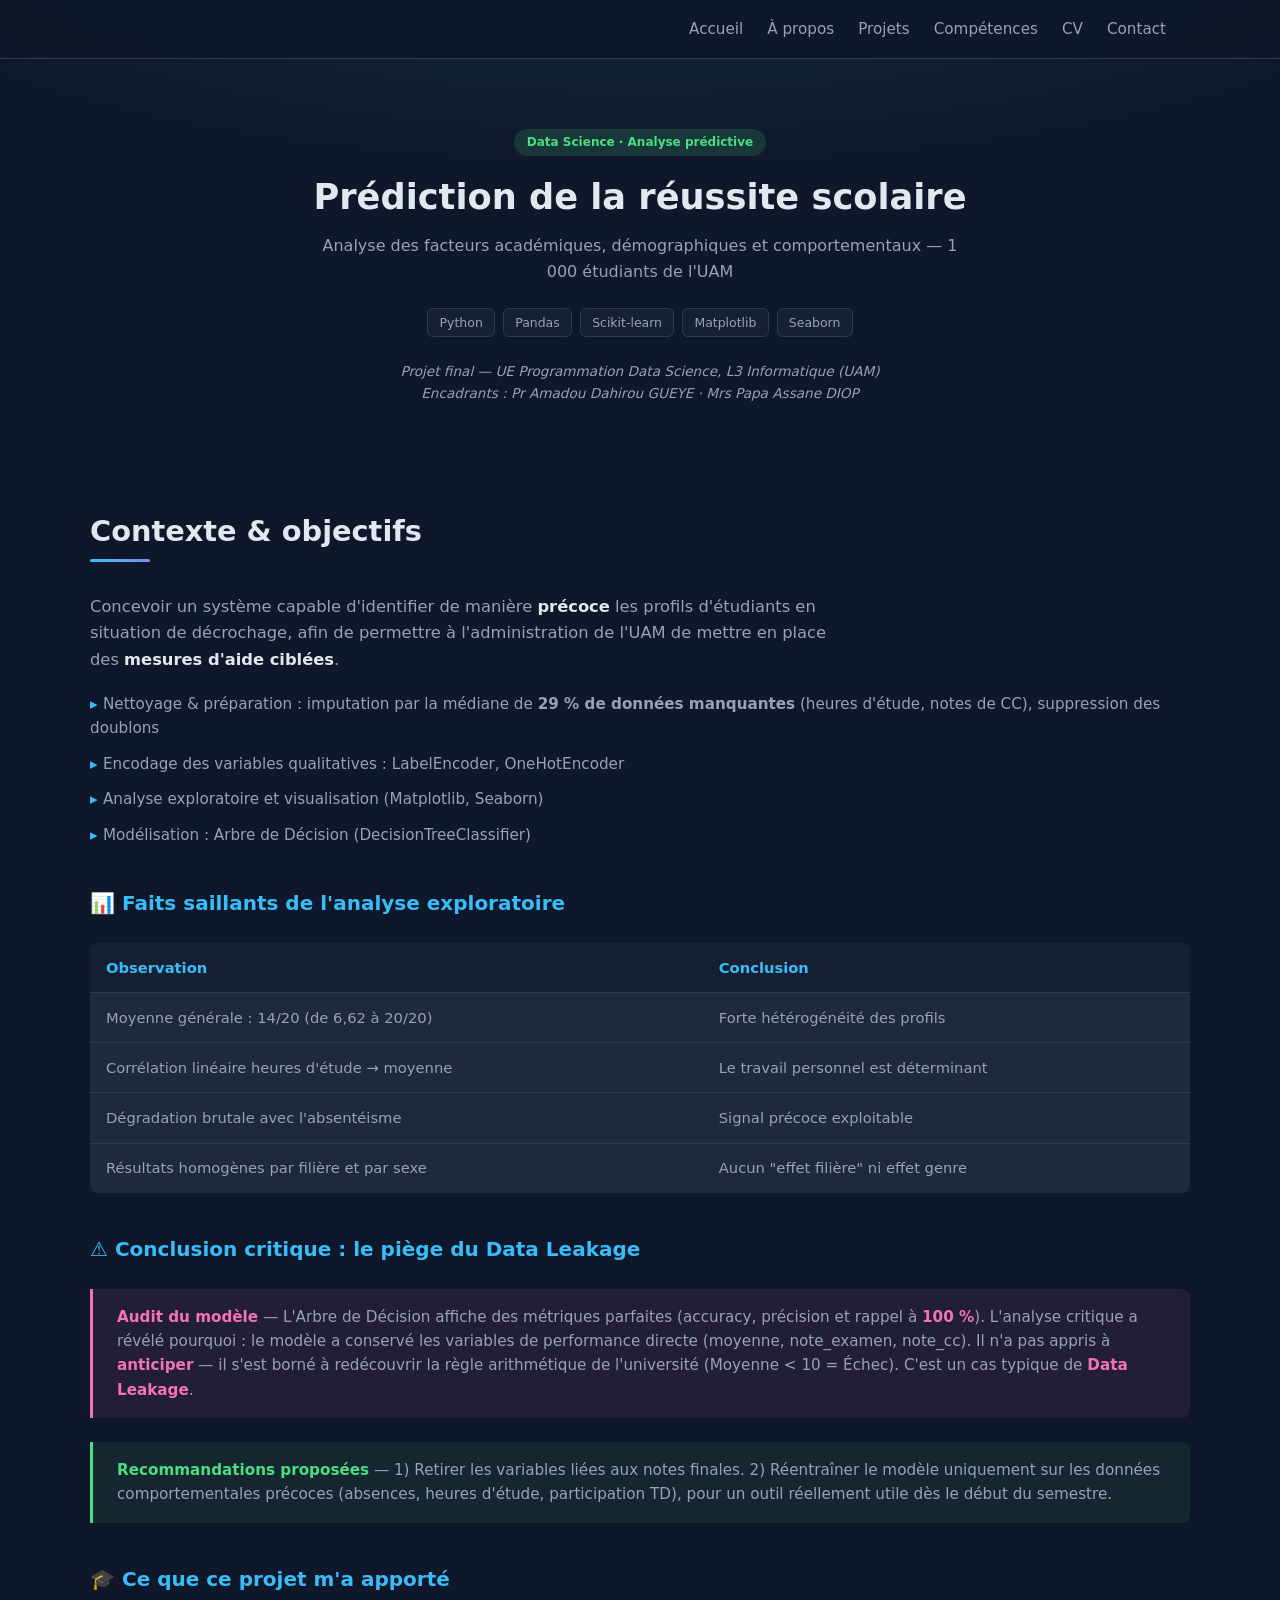
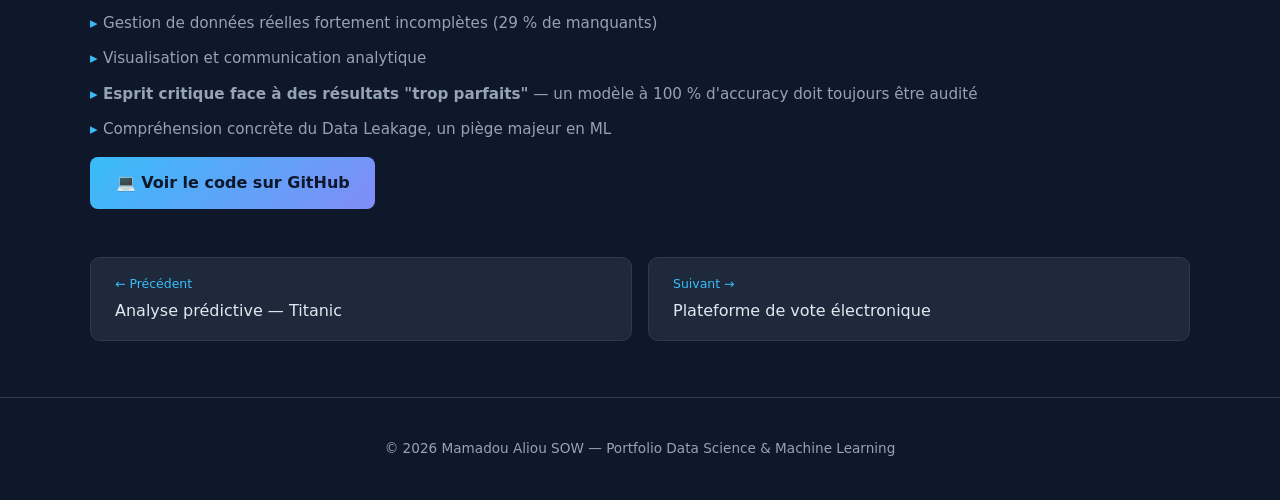
<file: projet-reussite.html>
<!DOCTYPE html>
<html lang="fr">
<head>
<meta charset="UTF-8">
<meta name="viewport" content="width=device-width, initial-scale=1.0">
<title>Réussite scolaire — Data Science | Mamadou Aliou SOW</title>
<link rel="stylesheet" href="style.css">
</head>
<body>

<nav>
  <div class="nav-inner">
    <a href="index.html" class="logo"></a>
    <button class="burger" id="burger">☰</button>
    <ul class="nav-links" id="navLinks">
      <li><a href="index.html">Accueil</a></li>
      <li><a href="apropos.html">À propos</a></li>
      <li><a href="projets.html">Projets</a></li>
      <li><a href="competences.html">Compétences</a></li>
      <li><a href="cv.html">CV</a></li>
      <li><a href="contact.html">Contact</a></li>
    </ul>
  </div>
</nav>

<header class="page-hero">
  <span class="badge badge-ds">Data Science · Analyse prédictive</span>
  <h1>Prédiction de la réussite scolaire</h1>
  <p>Analyse des facteurs académiques, démographiques et comportementaux — 1 000 étudiants de l'UAM</p>
  <div class="tags" style="justify-content:center; margin-top:1.5rem;">
    <span class="tag">Python</span><span class="tag">Pandas</span><span class="tag">Scikit-learn</span>
    <span class="tag">Matplotlib</span><span class="tag">Seaborn</span>
  </div>
  <p class="context-note" style="margin-top:1.5rem;">Projet final — UE Programmation Data Science, L3 Informatique (UAM)<br>
  Encadrants : Pr Amadou Dahirou GUEYE · Mrs Papa Assane DIOP</p>
</header>

<section>
  <div class="section-inner">

    <h2 class="section-title">Contexte & objectifs</h2>
    <div class="about-text">
      <p>
        Concevoir un système capable d'identifier de manière <strong>précoce</strong> les profils
        d'étudiants en situation de décrochage, afin de permettre à l'administration de l'UAM de
        mettre en place des <strong>mesures d'aide ciblées</strong>.
      </p>
    </div>
    <ul class="checklist">
      <li>Nettoyage & préparation : imputation par la médiane de <strong>29 % de données manquantes</strong> (heures d'étude, notes de CC), suppression des doublons</li>
      <li>Encodage des variables qualitatives : LabelEncoder, OneHotEncoder</li>
      <li>Analyse exploratoire et visualisation (Matplotlib, Seaborn)</li>
      <li>Modélisation : Arbre de Décision (DecisionTreeClassifier)</li>
    </ul>

    <h3 class="sub">📊 Faits saillants de l'analyse exploratoire</h3>
    <table>
      <tr><th>Observation</th><th>Conclusion</th></tr>
      <tr><td>Moyenne générale : 14/20 (de 6,62 à 20/20)</td><td>Forte hétérogénéité des profils</td></tr>
      <tr><td>Corrélation linéaire heures d'étude → moyenne</td><td>Le travail personnel est déterminant</td></tr>
      <tr><td>Dégradation brutale avec l'absentéisme</td><td>Signal précoce exploitable</td></tr>
      <tr><td>Résultats homogènes par filière et par sexe</td><td>Aucun "effet filière" ni effet genre</td></tr>
    </table>

    <h3 class="sub">⚠️ Conclusion critique : le piège du Data Leakage</h3>
    <div class="callout">
      <strong>Audit du modèle</strong> — L'Arbre de Décision affiche des métriques parfaites
      (accuracy, précision et rappel à <strong>100 %</strong>). L'analyse critique a révélé pourquoi :
      le modèle a conservé les variables de performance directe (moyenne, note_examen, note_cc).
      Il n'a pas appris à <strong>anticiper</strong> — il s'est borné à redécouvrir la règle
      arithmétique de l'université (Moyenne &lt; 10 = Échec). C'est un cas typique de
      <strong>Data Leakage</strong>.
    </div>
    <div class="callout callout-success">
      <strong>Recommandations proposées</strong> — 1) Retirer les variables liées aux notes finales.
      2) Réentraîner le modèle uniquement sur les données comportementales précoces
      (absences, heures d'étude, participation TD), pour un outil réellement utile dès le début du semestre.
    </div>

    <h3 class="sub">🎓 Ce que ce projet m'a apporté</h3>
    <ul class="checklist">
      <li>Gestion de données réelles fortement incomplètes (29 % de manquants)</li>
      <li>Visualisation et communication analytique</li>
      <li><strong>Esprit critique face à des résultats "trop parfaits"</strong> — un modèle à 100 % d'accuracy doit toujours être audité</li>
      <li>Compréhension concrète du Data Leakage, un piège majeur en ML</li>
    </ul>

    <a href="https://github.com/Aliousow94/projet_finale_programatio_data_science" class="btn btn-primary" target="_blank">💻 Voir le code sur GitHub</a>

    <div class="prev-next">
      <a href="projet-titanic.html"><span>← Précédent</span>Analyse prédictive — Titanic</a>
      <a href="projet-vote.html"><span>Suivant →</span>Plateforme de vote électronique</a>
    </div>

  </div>
</section>

<footer>© 2026 Mamadou Aliou SOW — Portfolio Data Science & Machine Learning</footer>
<script src="script.js"></script>
</body>
</html>
</file>
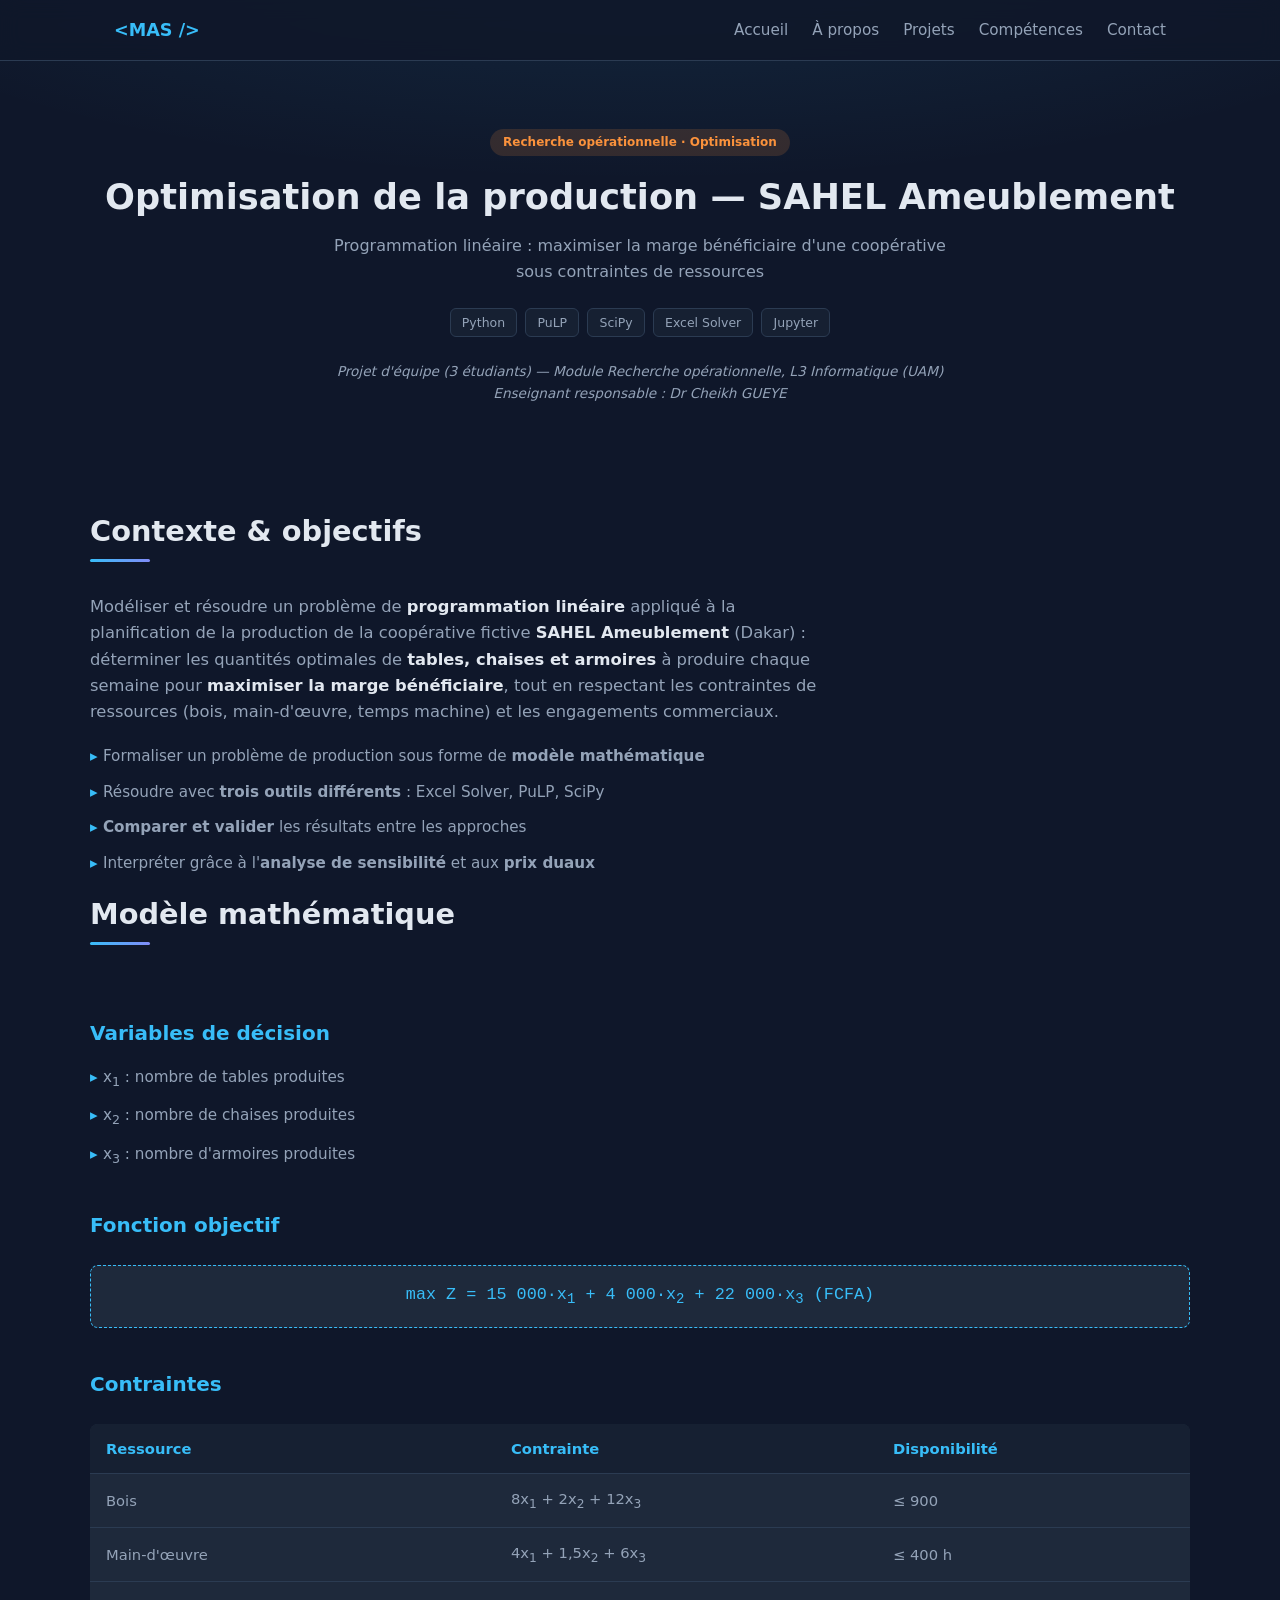
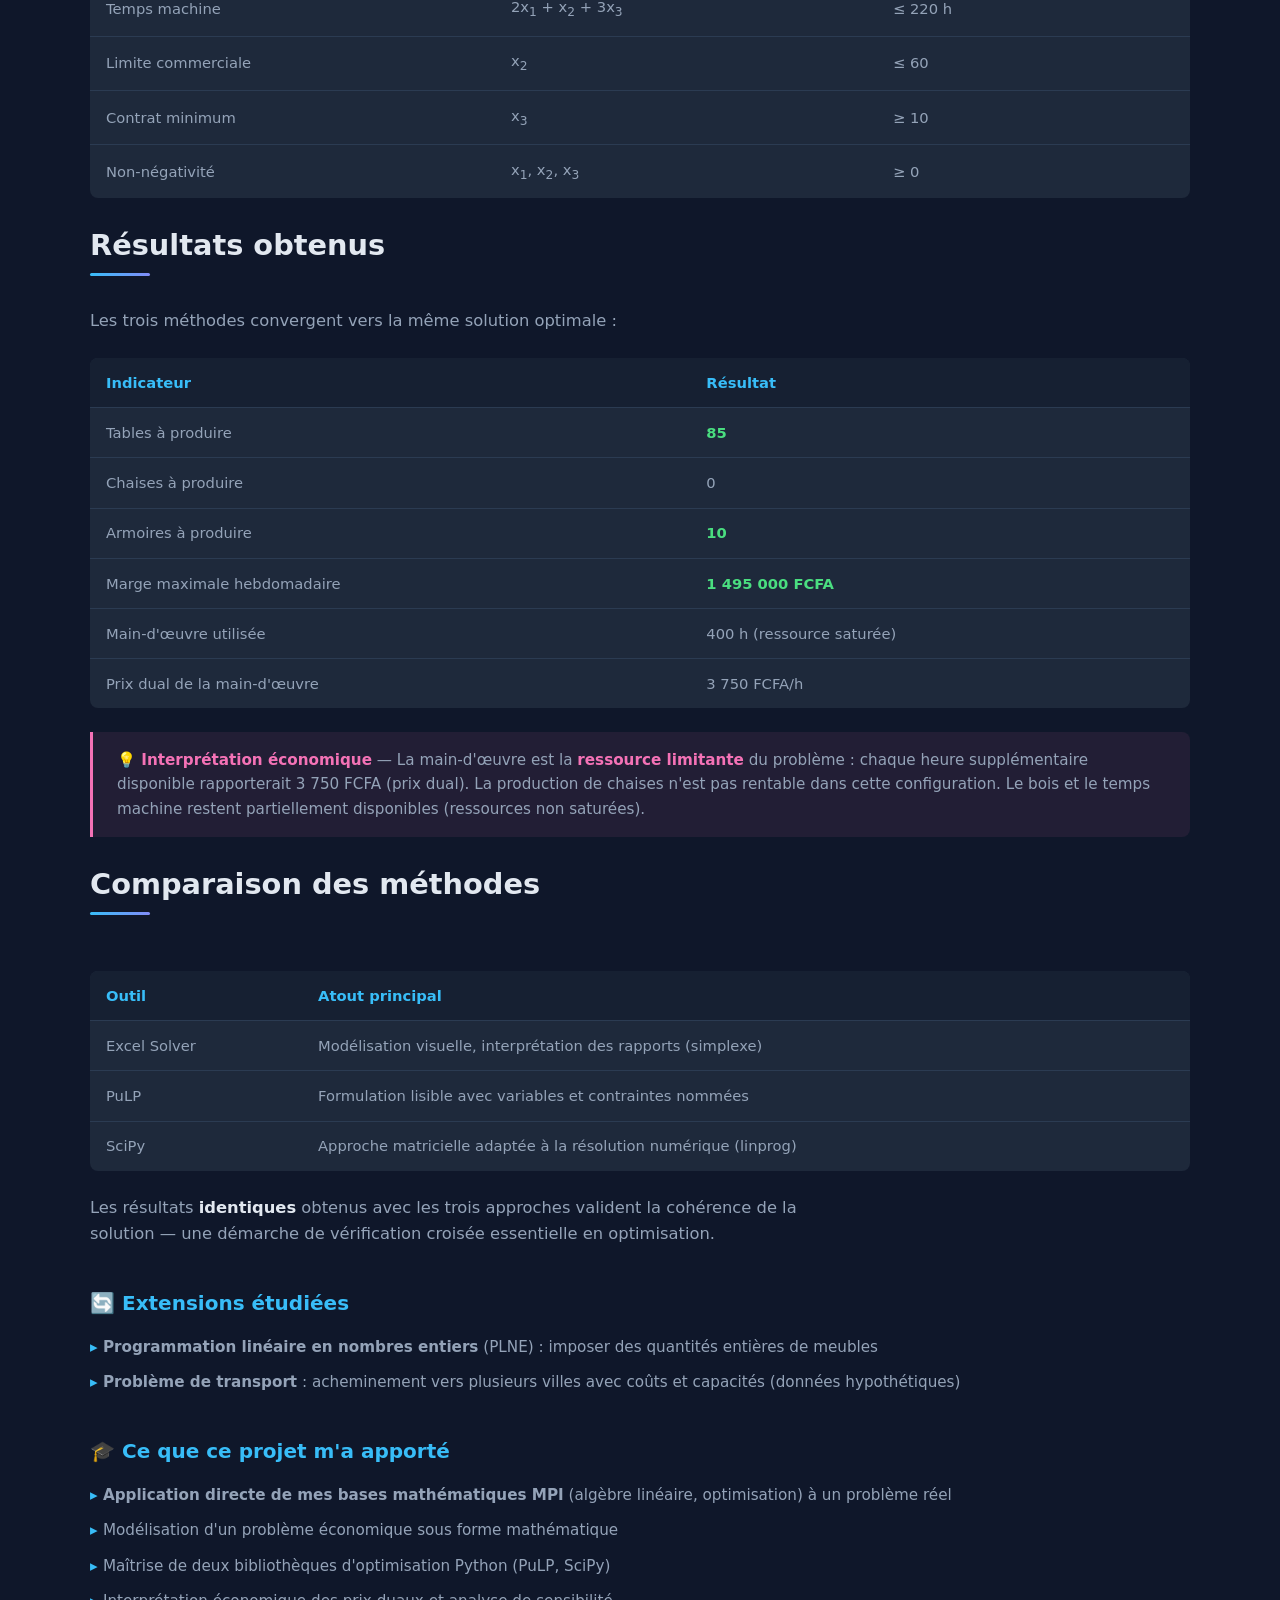
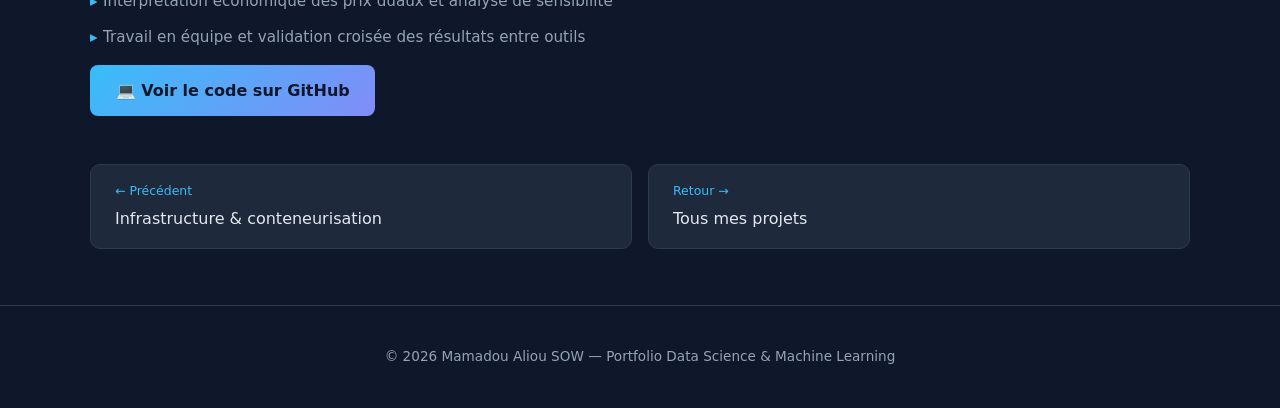
<file: projet-ro.html>
<!DOCTYPE html>
<html lang="fr">
<head>
<meta charset="UTF-8">
<meta name="viewport" content="width=device-width, initial-scale=1.0">
<title>Optimisation de la production — Recherche opérationnelle | Mamadou Aliou SOW</title>
<link rel="stylesheet" href="style.css">
</head>
<body>

<nav>
  <div class="nav-inner">
    <a href="index.html" class="logo">&lt;MAS /&gt;</a>
    <button class="burger" id="burger">☰</button>
    <ul class="nav-links" id="navLinks">
      <li><a href="index.html">Accueil</a></li>
      <li><a href="apropos.html">À propos</a></li>
      <li><a href="projets.html">Projets</a></li>
      <li><a href="competences.html">Compétences</a></li>
      <li><a href="contact.html">Contact</a></li>
    </ul>
  </div>
</nav>

<header class="page-hero">
  <span class="badge badge-ro">Recherche opérationnelle · Optimisation</span>
  <h1>Optimisation de la production — SAHEL Ameublement</h1>
  <p>Programmation linéaire : maximiser la marge bénéficiaire d'une coopérative sous contraintes de ressources</p>
  <div class="tags" style="justify-content:center; margin-top:1.5rem;">
    <span class="tag">Python</span><span class="tag">PuLP</span><span class="tag">SciPy</span>
    <span class="tag">Excel Solver</span><span class="tag">Jupyter</span>
  </div>
  <p class="context-note" style="margin-top:1.5rem;">Projet d'équipe (3 étudiants) — Module Recherche opérationnelle, L3 Informatique (UAM)<br>
  Enseignant responsable : Dr Cheikh GUEYE</p>
</header>

<section>
  <div class="section-inner">

    <h2 class="section-title">Contexte & objectifs</h2>
    <div class="about-text">
      <p>
        Modéliser et résoudre un problème de <strong>programmation linéaire</strong> appliqué à la
        planification de la production de la coopérative fictive <strong>SAHEL Ameublement</strong> (Dakar) :
        déterminer les quantités optimales de <strong>tables, chaises et armoires</strong> à produire
        chaque semaine pour <strong>maximiser la marge bénéficiaire</strong>, tout en respectant les
        contraintes de ressources (bois, main-d'œuvre, temps machine) et les engagements commerciaux.
      </p>
    </div>
    <ul class="checklist">
      <li>Formaliser un problème de production sous forme de <strong>modèle mathématique</strong></li>
      <li>Résoudre avec <strong>trois outils différents</strong> : Excel Solver, PuLP, SciPy</li>
      <li><strong>Comparer et valider</strong> les résultats entre les approches</li>
      <li>Interpréter grâce à l'<strong>analyse de sensibilité</strong> et aux <strong>prix duaux</strong></li>
    </ul>

    <h2 class="section-title">Modèle mathématique</h2>
    <h3 class="sub">Variables de décision</h3>
    <ul class="checklist">
      <li>x<sub>1</sub> : nombre de tables produites</li>
      <li>x<sub>2</sub> : nombre de chaises produites</li>
      <li>x<sub>3</sub> : nombre d'armoires produites</li>
    </ul>
    <h3 class="sub">Fonction objectif</h3>
    <div class="archi">max Z = 15 000·x<sub>1</sub> + 4 000·x<sub>2</sub> + 22 000·x<sub>3</sub> (FCFA)</div>
    <h3 class="sub">Contraintes</h3>
    <table>
      <tr><th>Ressource</th><th>Contrainte</th><th>Disponibilité</th></tr>
      <tr><td>Bois</td><td>8x<sub>1</sub> + 2x<sub>2</sub> + 12x<sub>3</sub></td><td>≤ 900</td></tr>
      <tr><td>Main-d'œuvre</td><td>4x<sub>1</sub> + 1,5x<sub>2</sub> + 6x<sub>3</sub></td><td>≤ 400 h</td></tr>
      <tr><td>Temps machine</td><td>2x<sub>1</sub> + x<sub>2</sub> + 3x<sub>3</sub></td><td>≤ 220 h</td></tr>
      <tr><td>Limite commerciale</td><td>x<sub>2</sub></td><td>≤ 60</td></tr>
      <tr><td>Contrat minimum</td><td>x<sub>3</sub></td><td>≥ 10</td></tr>
      <tr><td>Non-négativité</td><td>x<sub>1</sub>, x<sub>2</sub>, x<sub>3</sub></td><td>≥ 0</td></tr>
    </table>

    <h2 class="section-title">Résultats obtenus</h2>
    <p class="about-text">Les trois méthodes convergent vers la même solution optimale :</p>
    <table>
      <tr><th>Indicateur</th><th>Résultat</th></tr>
      <tr><td>Tables à produire</td><td><strong style="color:var(--success)">85</strong></td></tr>
      <tr><td>Chaises à produire</td><td>0</td></tr>
      <tr><td>Armoires à produire</td><td><strong style="color:var(--success)">10</strong></td></tr>
      <tr><td>Marge maximale hebdomadaire</td><td><strong style="color:var(--success)">1 495 000 FCFA</strong></td></tr>
      <tr><td>Main-d'œuvre utilisée</td><td>400 h (ressource saturée)</td></tr>
      <tr><td>Prix dual de la main-d'œuvre</td><td>3 750 FCFA/h</td></tr>
    </table>
    <div class="callout">
      <strong>💡 Interprétation économique</strong> — La main-d'œuvre est la <strong>ressource limitante</strong>
      du problème : chaque heure supplémentaire disponible rapporterait 3 750 FCFA (prix dual).
      La production de chaises n'est pas rentable dans cette configuration. Le bois et le temps machine
      restent partiellement disponibles (ressources non saturées).
    </div>

    <h2 class="section-title">Comparaison des méthodes</h2>
    <table>
      <tr><th>Outil</th><th>Atout principal</th></tr>
      <tr><td>Excel Solver</td><td>Modélisation visuelle, interprétation des rapports (simplexe)</td></tr>
      <tr><td>PuLP</td><td>Formulation lisible avec variables et contraintes nommées</td></tr>
      <tr><td>SciPy</td><td>Approche matricielle adaptée à la résolution numérique (linprog)</td></tr>
    </table>
    <p class="about-text">
      Les résultats <strong>identiques</strong> obtenus avec les trois approches valident la
      cohérence de la solution — une démarche de vérification croisée essentielle en optimisation.
    </p>

    <h3 class="sub">🔄 Extensions étudiées</h3>
    <ul class="checklist">
      <li><strong>Programmation linéaire en nombres entiers</strong> (PLNE) : imposer des quantités entières de meubles</li>
      <li><strong>Problème de transport</strong> : acheminement vers plusieurs villes avec coûts et capacités (données hypothétiques)</li>
    </ul>

    <h3 class="sub">🎓 Ce que ce projet m'a apporté</h3>
    <ul class="checklist">
      <li><strong>Application directe de mes bases mathématiques MPI</strong> (algèbre linéaire, optimisation) à un problème réel</li>
      <li>Modélisation d'un problème économique sous forme mathématique</li>
      <li>Maîtrise de deux bibliothèques d'optimisation Python (PuLP, SciPy)</li>
      <li>Interprétation économique des prix duaux et analyse de sensibilité</li>
      <li>Travail en équipe et validation croisée des résultats entre outils</li>
    </ul>

    <a href="https://github.com/Aliousow94/cooperative-production-optimization" class="btn btn-primary" target="_blank">💻 Voir le code sur GitHub</a>

    <div class="prev-next">
      <a href="projet-cloud.html"><span>← Précédent</span>Infrastructure & conteneurisation</a>
      <a href="projets.html"><span>Retour →</span>Tous mes projets</a>
    </div>

  </div>
</section>

<footer>© 2026 Mamadou Aliou SOW — Portfolio Data Science & Machine Learning</footer>
<script src="script.js"></script>
</body>
</html>
</file>
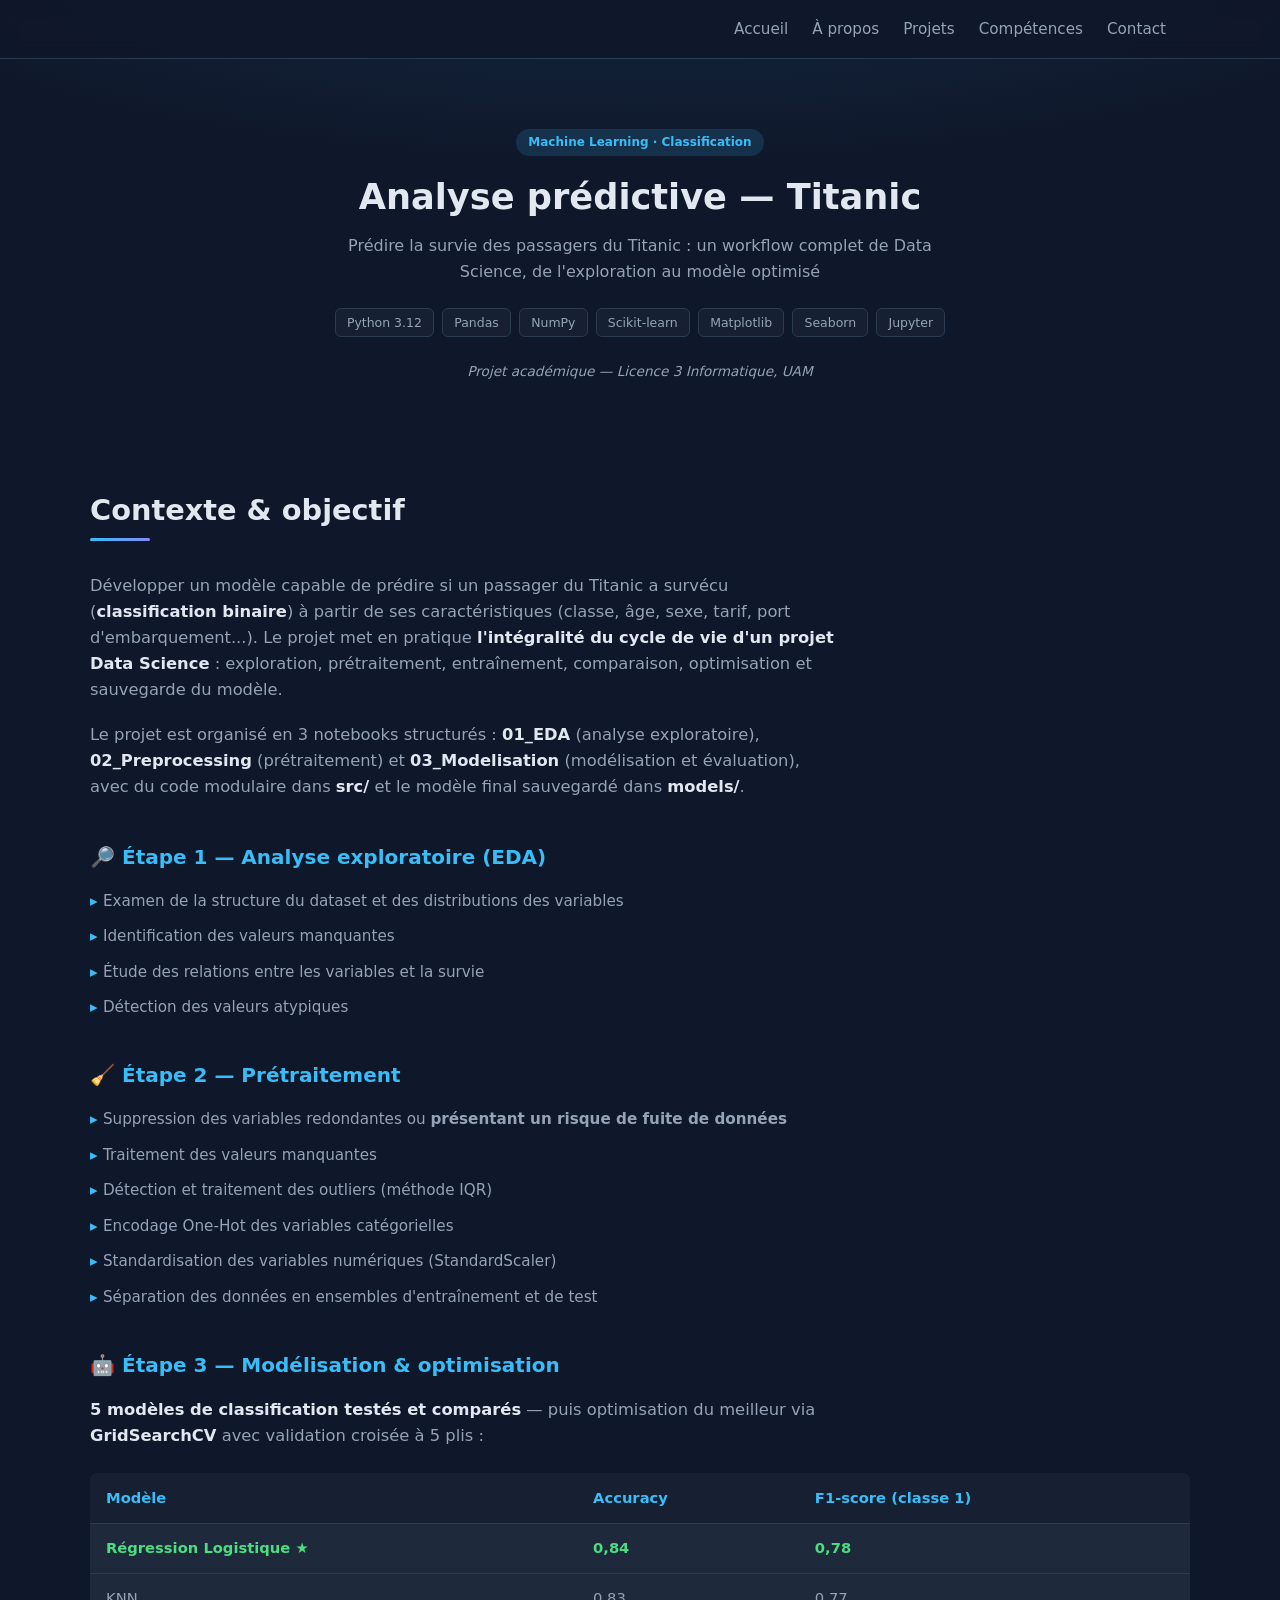
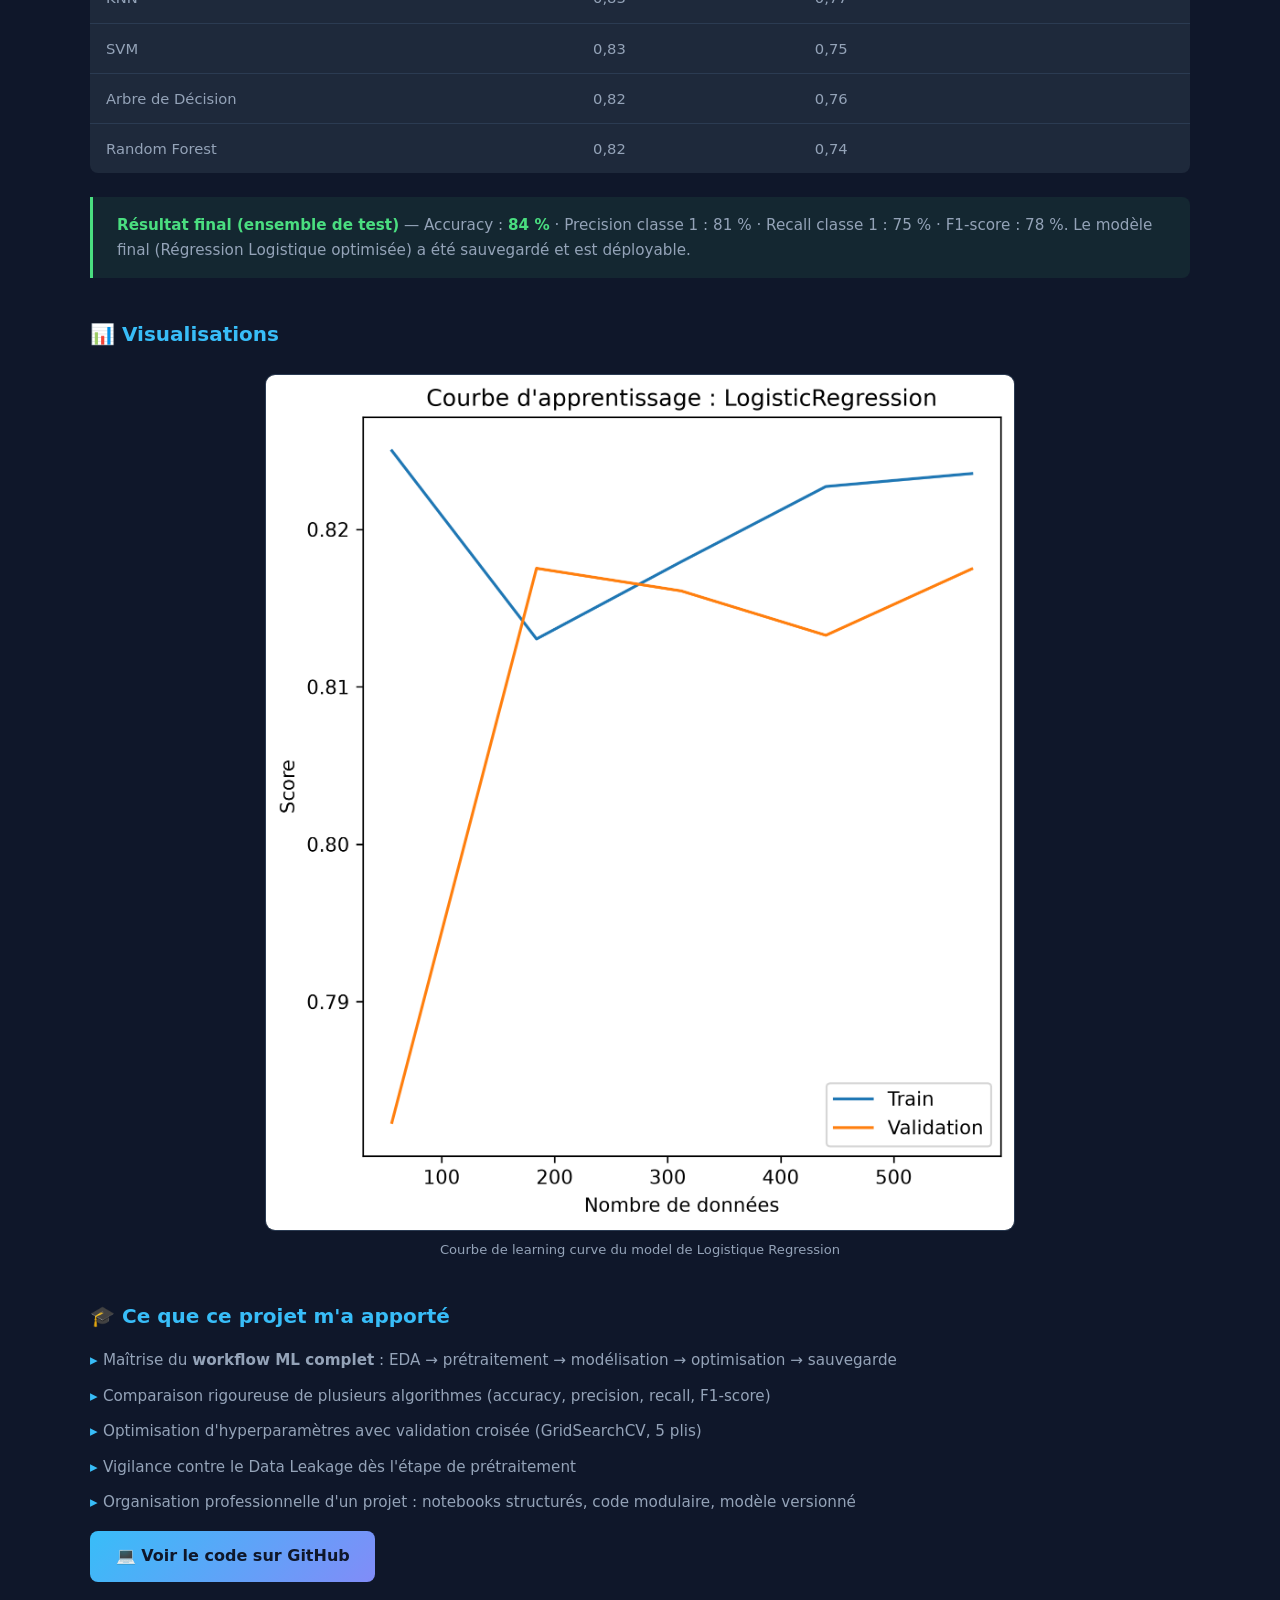
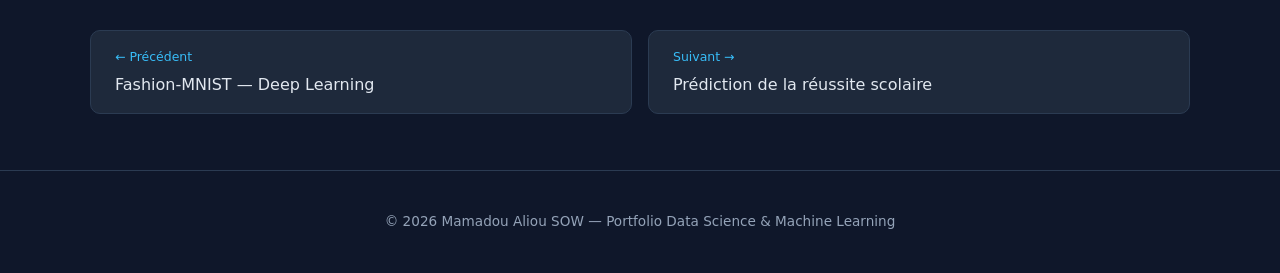
<file: projet-titanic.html>
<!DOCTYPE html>
<html lang="fr">
<head>
<meta charset="UTF-8">
<meta name="viewport" content="width=device-width, initial-scale=1.0">
<title>Titanic — Machine Learning | Mamadou Aliou SOW</title>
<link rel="stylesheet" href="style.css">
</head>
<body>

<nav>
  <div class="nav-inner">
    <a href="index.html" class="logo"></a>
    <button class="burger" id="burger">☰</button>
    <ul class="nav-links" id="navLinks">
      <li><a href="index.html">Accueil</a></li>
      <li><a href="apropos.html">À propos</a></li>
      <li><a href="projets.html">Projets</a></li>
      <li><a href="competences.html">Compétences</a></li>
      <li><a href="contact.html">Contact</a></li>
    </ul>
  </div>
</nav>

<header class="page-hero">
  <span class="badge badge-ml">Machine Learning · Classification</span>
  <h1>Analyse prédictive — Titanic</h1>
  <p>Prédire la survie des passagers du Titanic : un workflow complet de Data Science, de l'exploration au modèle optimisé</p>
  <div class="tags" style="justify-content:center; margin-top:1.5rem;">
    <span class="tag">Python 3.12</span><span class="tag">Pandas</span><span class="tag">NumPy</span>
    <span class="tag">Scikit-learn</span><span class="tag">Matplotlib</span><span class="tag">Seaborn</span>
    <span class="tag">Jupyter</span>
  </div>
  <p class="context-note" style="margin-top:1.5rem;">Projet académique — Licence 3 Informatique, UAM</p>
</header>

<section>
  <div class="section-inner">

    <h2 class="section-title">Contexte & objectif</h2>
    <div class="about-text">
      <p>
        Développer un modèle capable de prédire si un passager du Titanic a survécu
        (<strong>classification binaire</strong>) à partir de ses caractéristiques
        (classe, âge, sexe, tarif, port d'embarquement...).
        Le projet met en pratique <strong>l'intégralité du cycle de vie d'un projet Data Science</strong> :
        exploration, prétraitement, entraînement, comparaison, optimisation et sauvegarde du modèle.
      </p>
      <p>
        Le projet est organisé en 3 notebooks structurés :
        <strong>01_EDA</strong> (analyse exploratoire), <strong>02_Preprocessing</strong>
        (prétraitement) et <strong>03_Modelisation</strong> (modélisation et évaluation),
        avec du code modulaire dans <strong>src/</strong> et le modèle final sauvegardé dans
        <strong>models/</strong>.
      </p>
    </div>

    <h3 class="sub">🔎 Étape 1 — Analyse exploratoire (EDA)</h3>
    <ul class="checklist">
      <li>Examen de la structure du dataset et des distributions des variables</li>
      <li>Identification des valeurs manquantes</li>
      <li>Étude des relations entre les variables et la survie</li>
      <li>Détection des valeurs atypiques</li>
    </ul>

    <h3 class="sub">🧹 Étape 2 — Prétraitement</h3>
    <ul class="checklist">
      <li>Suppression des variables redondantes ou <strong>présentant un risque de fuite de données</strong></li>
      <li>Traitement des valeurs manquantes</li>
      <li>Détection et traitement des outliers (méthode IQR)</li>
      <li>Encodage One-Hot des variables catégorielles</li>
      <li>Standardisation des variables numériques (StandardScaler)</li>
      <li>Séparation des données en ensembles d'entraînement et de test</li>
    </ul>

    <h3 class="sub">🤖 Étape 3 — Modélisation & optimisation</h3>
    <p class="about-text">
      <strong>5 modèles de classification testés et comparés</strong> — puis optimisation du
      meilleur via <strong>GridSearchCV</strong> avec validation croisée à 5 plis :
    </p>
    <table>
      <tr><th>Modèle</th><th>Accuracy</th><th>F1-score (classe 1)</th></tr>
      <tr><td><strong style="color:var(--success)">Régression Logistique ★</strong></td><td><strong style="color:var(--success)">0,84</strong></td><td><strong style="color:var(--success)">0,78</strong></td></tr>
      <tr><td>KNN</td><td>0,83</td><td>0,77</td></tr>
      <tr><td>SVM</td><td>0,83</td><td>0,75</td></tr>
      <tr><td>Arbre de Décision</td><td>0,82</td><td>0,76</td></tr>
      <tr><td>Random Forest</td><td>0,82</td><td>0,74</td></tr>
    </table>

    <div class="callout callout-success">
      <strong>Résultat final (ensemble de test)</strong> — Accuracy : <strong>84 %</strong> ·
      Precision classe 1 : 81 % · Recall classe 1 : 75 % · F1-score : 78 %.
      Le modèle final (Régression Logistique optimisée) a été sauvegardé et est déployable.
    </div>

    <h3 class="sub">📊 Visualisations</h3>
    <div class="figures">
      <figure>
        <img src="learning_curve_LogisticRegression.png">
        <figcaption>Courbe de learning curve du model de Logistique Regression</figcaption>
      </figure>
      
    </div>

    <h3 class="sub">🎓 Ce que ce projet m'a apporté</h3>
    <ul class="checklist">
      <li>Maîtrise du <strong>workflow ML complet</strong> : EDA → prétraitement → modélisation → optimisation → sauvegarde</li>
      <li>Comparaison rigoureuse de plusieurs algorithmes (accuracy, precision, recall, F1-score)</li>
      <li>Optimisation d'hyperparamètres avec validation croisée (GridSearchCV, 5 plis)</li>
      <li>Vigilance contre le Data Leakage dès l'étape de prétraitement</li>
      <li>Organisation professionnelle d'un projet : notebooks structurés, code modulaire, modèle versionné</li>
    </ul>

    <a href="https://github.com/Aliousow94/projet-titanic" class="btn btn-primary" target="_blank">💻 Voir le code sur GitHub</a>

    <div class="prev-next">
      <a href="projet-fashion.html"><span>← Précédent</span>Fashion-MNIST — Deep Learning</a>
      <a href="projet-reussite.html"><span>Suivant →</span>Prédiction de la réussite scolaire</a>
    </div>

  </div>
</section>

<footer>© 2026 Mamadou Aliou SOW — Portfolio Data Science & Machine Learning</footer>
<script src="script.js"></script>
</body>
</html>
</file>
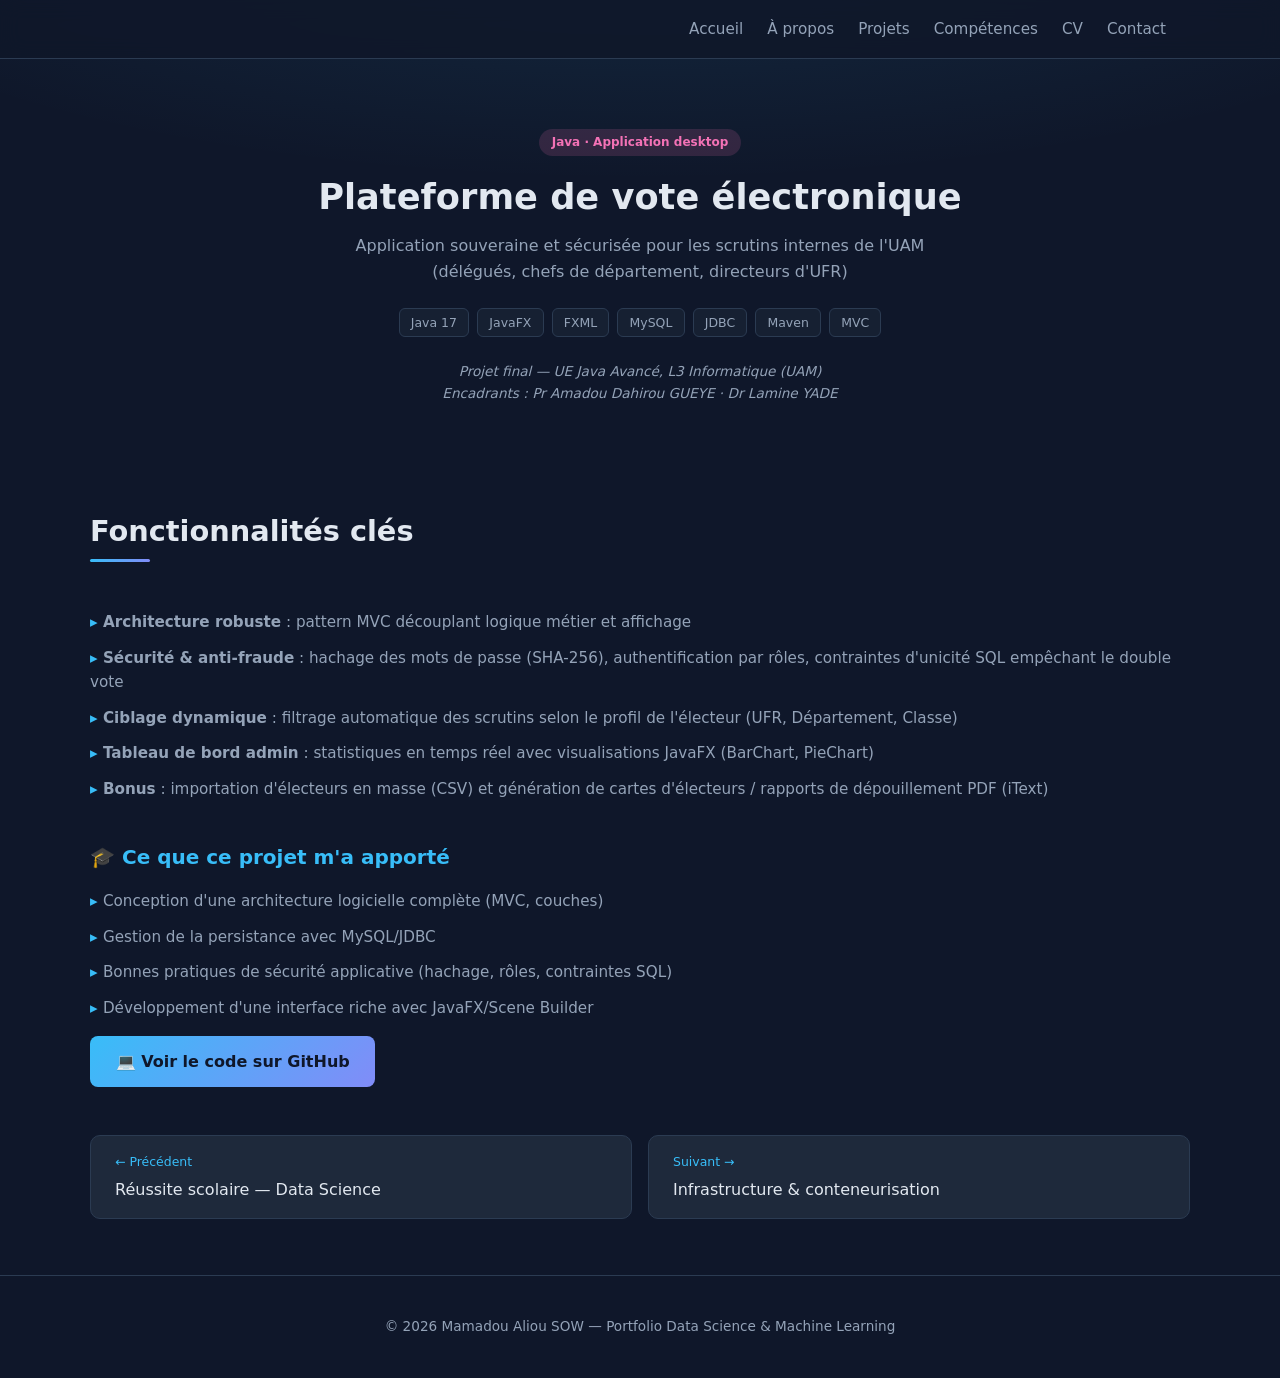
<file: projet-vote.html>
<!DOCTYPE html>
<html lang="fr">
<head>
<meta charset="UTF-8">
<meta name="viewport" content="width=device-width, initial-scale=1.0">
<title>Vote électronique — Java | Mamadou Aliou SOW</title>
<link rel="stylesheet" href="style.css">
</head>
<body>

<nav>
  <div class="nav-inner">
    <a href="index.html" class="logo"></a>
    <button class="burger" id="burger">☰</button>
    <ul class="nav-links" id="navLinks">
      <li><a href="index.html">Accueil</a></li>
      <li><a href="apropos.html">À propos</a></li>
      <li><a href="projets.html">Projets</a></li>
      <li><a href="competences.html">Compétences</a></li>
      <li><a href="cv.html">CV</a></li>
      <li><a href="contact.html">Contact</a></li>
    </ul>
  </div>
</nav>

<header class="page-hero">
  <span class="badge badge-dev">Java · Application desktop</span>
  <h1>Plateforme de vote électronique</h1>
  <p>Application souveraine et sécurisée pour les scrutins internes de l'UAM (délégués, chefs de département, directeurs d'UFR)</p>
  <div class="tags" style="justify-content:center; margin-top:1.5rem;">
    <span class="tag">Java 17</span><span class="tag">JavaFX</span><span class="tag">FXML</span>
    <span class="tag">MySQL</span><span class="tag">JDBC</span><span class="tag">Maven</span><span class="tag">MVC</span>
  </div>
  <p class="context-note" style="margin-top:1.5rem;">Projet final — UE Java Avancé, L3 Informatique (UAM)<br>
  Encadrants : Pr Amadou Dahirou GUEYE · Dr Lamine YADE</p>
</header>

<section>
  <div class="section-inner">

    <h2 class="section-title">Fonctionnalités clés</h2>
    <ul class="checklist">
      <li><strong>Architecture robuste</strong> : pattern MVC découplant logique métier et affichage</li>
      <li><strong>Sécurité & anti-fraude</strong> : hachage des mots de passe (SHA-256), authentification par rôles, contraintes d'unicité SQL empêchant le double vote</li>
      <li><strong>Ciblage dynamique</strong> : filtrage automatique des scrutins selon le profil de l'électeur (UFR, Département, Classe)</li>
      <li><strong>Tableau de bord admin</strong> : statistiques en temps réel avec visualisations JavaFX (BarChart, PieChart)</li>
      <li><strong>Bonus</strong> : importation d'électeurs en masse (CSV) et génération de cartes d'électeurs / rapports de dépouillement PDF (iText)</li>
    </ul>

    <h3 class="sub">🎓 Ce que ce projet m'a apporté</h3>
    <ul class="checklist">
      <li>Conception d'une architecture logicielle complète (MVC, couches)</li>
      <li>Gestion de la persistance avec MySQL/JDBC</li>
      <li>Bonnes pratiques de sécurité applicative (hachage, rôles, contraintes SQL)</li>
      <li>Développement d'une interface riche avec JavaFX/Scene Builder</li>
    </ul>

    <a href="https://github.com/Aliousow94/java-evote-platform" class="btn btn-primary" target="_blank">💻 Voir le code sur GitHub</a>

    <div class="prev-next">
      <a href="projet-reussite.html"><span>← Précédent</span>Réussite scolaire — Data Science</a>
      <a href="projet-cloud.html"><span>Suivant →</span>Infrastructure & conteneurisation</a>
    </div>

  </div>
</section>

<footer>© 2026 Mamadou Aliou SOW — Portfolio Data Science & Machine Learning</footer>
<script src="script.js"></script>
</body>
</html>
</file>
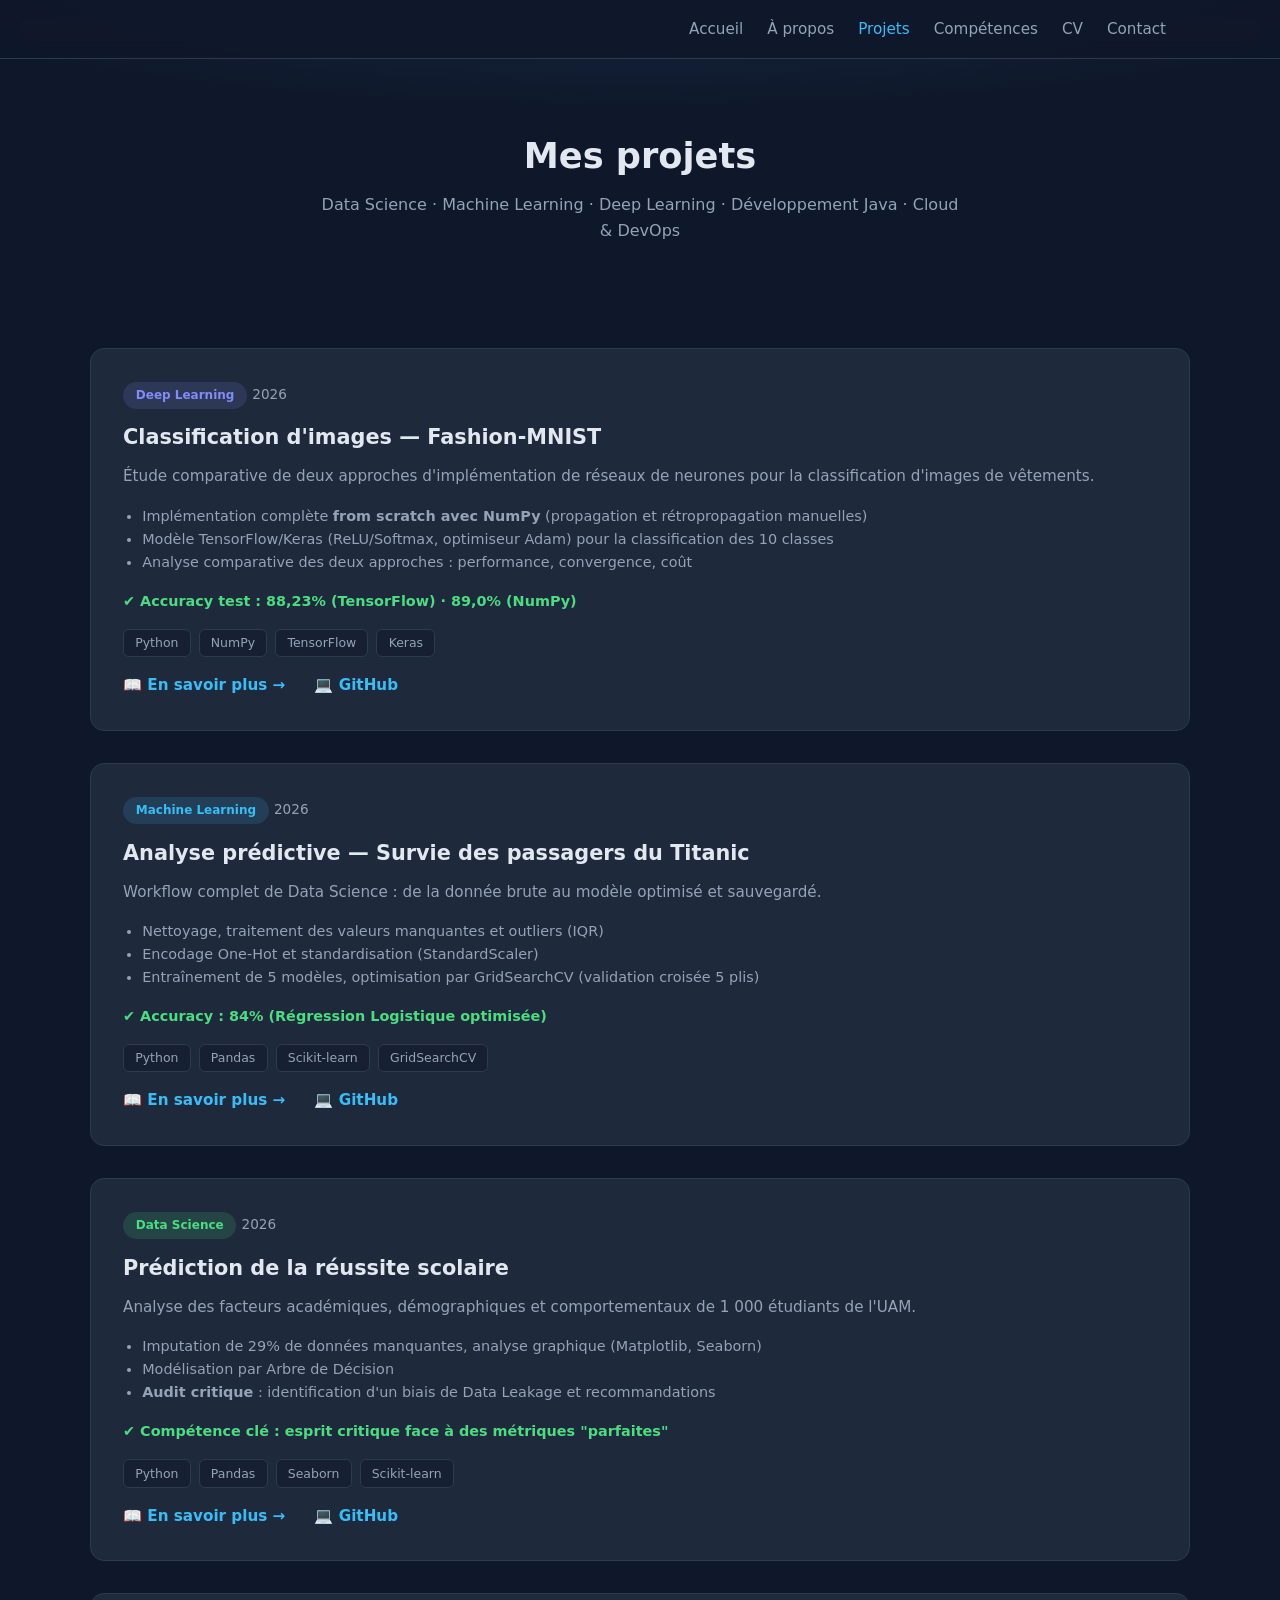
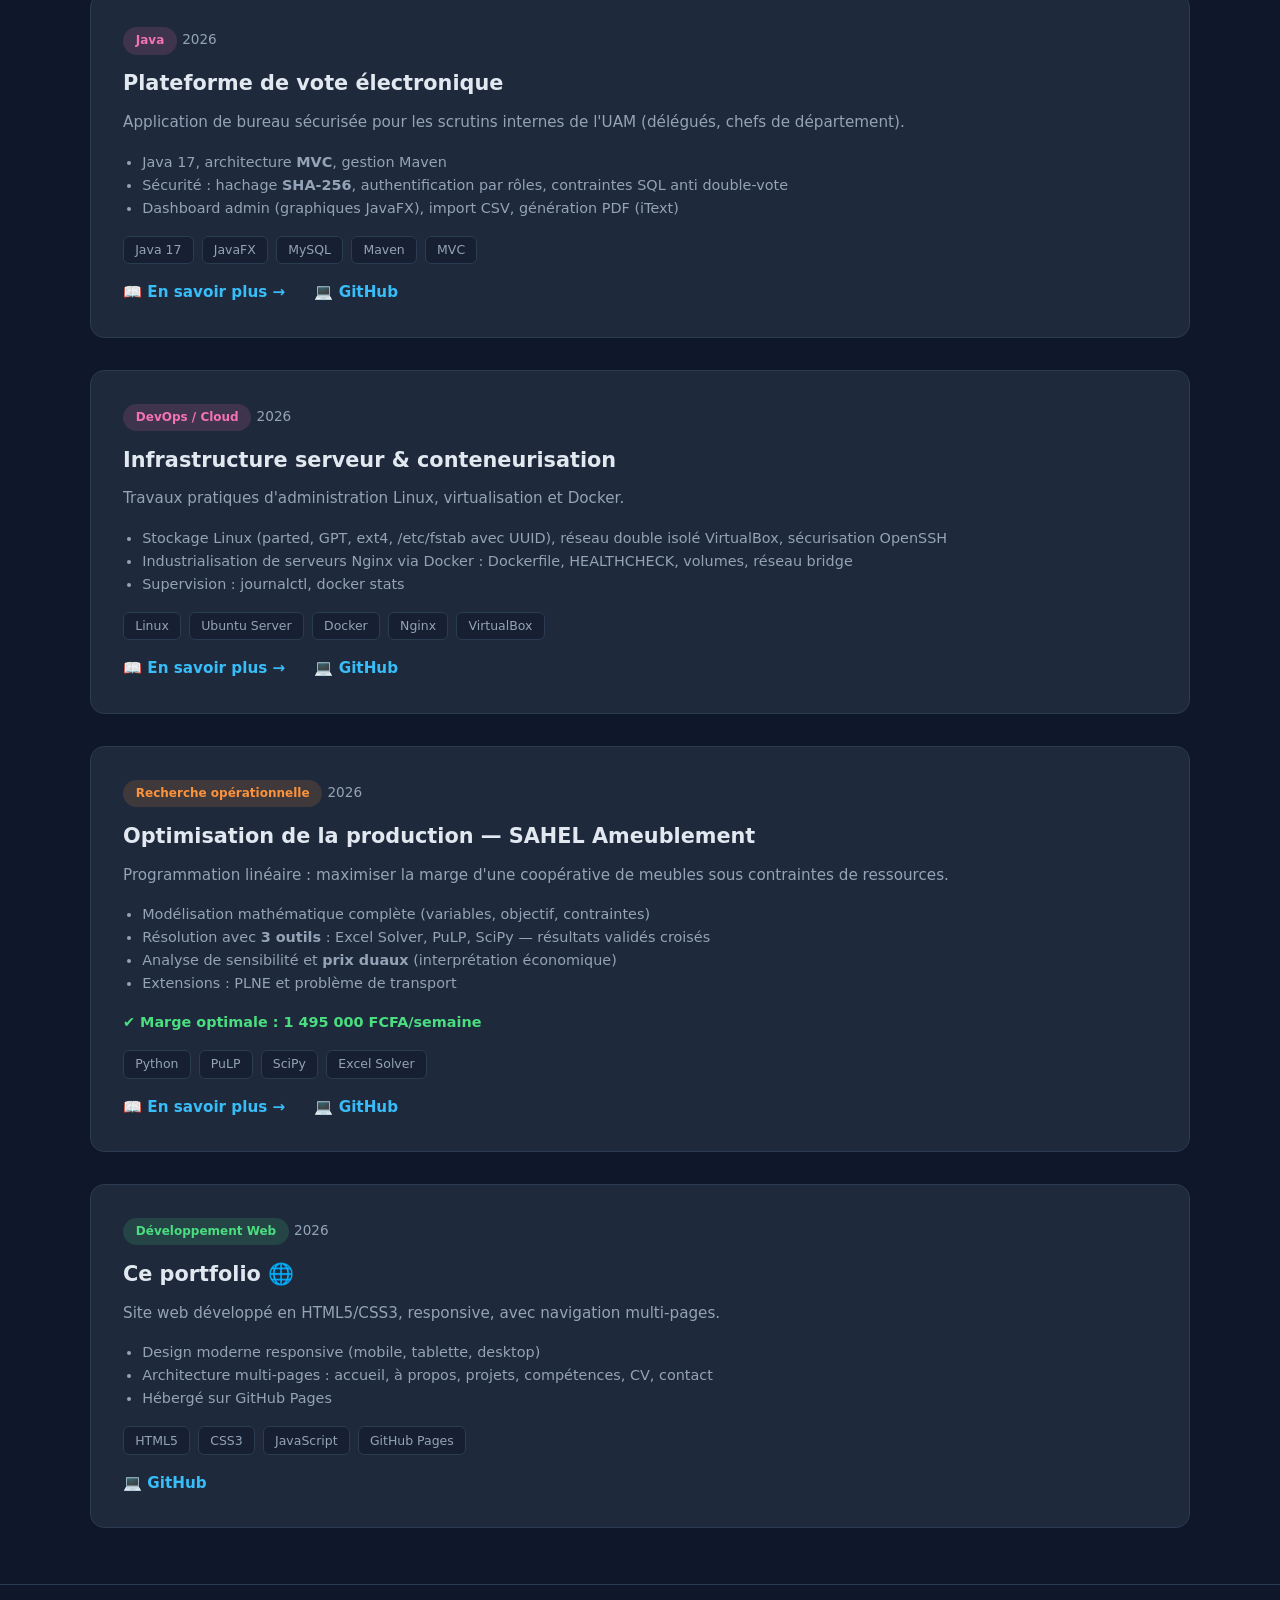
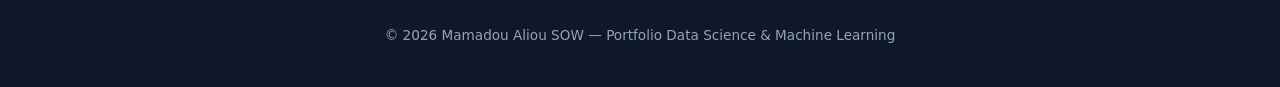
<file: projets.html>
<!DOCTYPE html>
<html lang="fr">
<head>
<meta charset="UTF-8">
<meta name="viewport" content="width=device-width, initial-scale=1.0">
<title>Projets — Mamadou Aliou SOW</title>
<link rel="stylesheet" href="style.css">
</head>
<body>

<nav>
  <div class="nav-inner">
    <a href="index.html" class="logo"></a>
    <button class="burger" id="burger">☰</button>
    <ul class="nav-links" id="navLinks">
      <li><a href="index.html">Accueil</a></li>
      <li><a href="apropos.html">À propos</a></li>
      <li><a href="projets.html">Projets</a></li>
      <li><a href="competences.html">Compétences</a></li>
      <li><a href="cv.html">CV</a></li>
      <li><a href="contact.html">Contact</a></li>
    </ul>
  </div>
</nav>

<header class="page-hero">
  <h1>Mes projets</h1>
  <p>Data Science · Machine Learning · Deep Learning · Développement Java · Cloud & DevOps</p>
</header>

<section>
  <div class="section-inner">
    <div class="projects">

      <article class="project">
        <span class="badge badge-dl">Deep Learning</span> <span class="project-year">2026</span>
        <h3>Classification d'images — Fashion-MNIST</h3>
        <p>Étude comparative de deux approches d'implémentation de réseaux de neurones pour la classification d'images de vêtements.</p>
        <ul>
          <li>Implémentation complète <strong>from scratch avec NumPy</strong> (propagation et rétropropagation manuelles)</li>
          <li>Modèle TensorFlow/Keras (ReLU/Softmax, optimiseur Adam) pour la classification des 10 classes</li>
          <li>Analyse comparative des deux approches : performance, convergence, coût</li>
        </ul>
        <div class="result">✔ Accuracy test : 88,23% (TensorFlow) · 89,0% (NumPy)</div>
        <div class="tags"><span class="tag">Python</span><span class="tag">NumPy</span><span class="tag">TensorFlow</span><span class="tag">Keras</span></div>
        <a href="projet-fashion.html" class="project-link">📖 En savoir plus →</a>
        <a href="https://github.com/Aliousow94/projet-fashion-mnist-neural-networks" class="project-link" target="_blank" style="margin-left:1.5rem;">💻 GitHub</a>
      </article>

      <article class="project">
        <span class="badge badge-ml">Machine Learning</span> <span class="project-year">2026</span>
        <h3>Analyse prédictive — Survie des passagers du Titanic</h3>
        <p>Workflow complet de Data Science : de la donnée brute au modèle optimisé et sauvegardé.</p>
        <ul>
          <li>Nettoyage, traitement des valeurs manquantes et outliers (IQR)</li>
          <li>Encodage One-Hot et standardisation (StandardScaler)</li>
          <li>Entraînement de 5 modèles, optimisation par GridSearchCV (validation croisée 5 plis)</li>
        </ul>
        <div class="result">✔ Accuracy : 84% (Régression Logistique optimisée)</div>
        <div class="tags"><span class="tag">Python</span><span class="tag">Pandas</span><span class="tag">Scikit-learn</span><span class="tag">GridSearchCV</span></div>
        <a href="projet-titanic.html" class="project-link">📖 En savoir plus →</a>
        <a href="https://github.com/Aliousow94/projet-titanic" class="project-link" target="_blank" style="margin-left:1.5rem;">💻 GitHub</a>
      </article>

      <article class="project">
        <span class="badge badge-ds">Data Science</span> <span class="project-year">2026</span>
        <h3>Prédiction de la réussite scolaire</h3>
        <p>Analyse des facteurs académiques, démographiques et comportementaux de 1 000 étudiants de l'UAM.</p>
        <ul>
          <li>Imputation de 29% de données manquantes, analyse graphique (Matplotlib, Seaborn)</li>
          <li>Modélisation par Arbre de Décision</li>
          <li><strong>Audit critique</strong> : identification d'un biais de Data Leakage et recommandations</li>
        </ul>
        <div class="result">✔ Compétence clé : esprit critique face à des métriques "parfaites"</div>
        <div class="tags"><span class="tag">Python</span><span class="tag">Pandas</span><span class="tag">Seaborn</span><span class="tag">Scikit-learn</span></div>
        <a href="projet-reussite.html" class="project-link">📖 En savoir plus →</a>
        <a href="https://github.com/Aliousow94/projet_finale_programatio_data_science" class="project-link" target="_blank" style="margin-left:1.5rem;">💻 GitHub</a>
      </article>

      <article class="project">
        <span class="badge badge-dev">Java</span> <span class="project-year">2026</span>
        <h3>Plateforme de vote électronique</h3>
        <p>Application de bureau sécurisée pour les scrutins internes de l'UAM (délégués, chefs de département).</p>
        <ul>
          <li>Java 17, architecture <strong>MVC</strong>, gestion Maven</li>
          <li>Sécurité : hachage <strong>SHA-256</strong>, authentification par rôles, contraintes SQL anti double-vote</li>
          <li>Dashboard admin (graphiques JavaFX), import CSV, génération PDF (iText)</li>
        </ul>
        <div class="tags"><span class="tag">Java 17</span><span class="tag">JavaFX</span><span class="tag">MySQL</span><span class="tag">Maven</span><span class="tag">MVC</span></div>
        <a href="projet-vote.html" class="project-link">📖 En savoir plus →</a>
        <a href="https://github.com/Aliousow94/java-evote-platform" class="project-link" target="_blank" style="margin-left:1.5rem;">💻 GitHub</a>
      </article>

      <article class="project">
        <span class="badge badge-dev">DevOps / Cloud</span> <span class="project-year">2026</span>
        <h3>Infrastructure serveur & conteneurisation</h3>
        <p>Travaux pratiques d'administration Linux, virtualisation et Docker.</p>
        <ul>
          <li>Stockage Linux (parted, GPT, ext4, /etc/fstab avec UUID), réseau double isolé VirtualBox, sécurisation OpenSSH</li>
          <li>Industrialisation de serveurs Nginx via Docker : Dockerfile, HEALTHCHECK, volumes, réseau bridge</li>
          <li>Supervision : journalctl, docker stats</li>
        </ul>
        <div class="tags"><span class="tag">Linux</span><span class="tag">Ubuntu Server</span><span class="tag">Docker</span><span class="tag">Nginx</span><span class="tag">VirtualBox</span></div>
        <a href="projet-cloud.html" class="project-link">📖 En savoir plus →</a>
        <a href="https://github.com/Aliousow94/cloud-virtualization-labs" class="project-link" target="_blank" style="margin-left:1.5rem;">💻 GitHub</a>
      </article>
            <article class="project">
        <span class="badge badge-ro">Recherche opérationnelle</span> <span class="project-year">2026</span>
        <h3>Optimisation de la production — SAHEL Ameublement</h3>
        <p>Programmation linéaire : maximiser la marge d'une coopérative de meubles sous contraintes de ressources.</p>
        <ul>
          <li>Modélisation mathématique complète (variables, objectif, contraintes)</li>
          <li>Résolution avec <strong>3 outils</strong> : Excel Solver, PuLP, SciPy — résultats validés croisés</li>
          <li>Analyse de sensibilité et <strong>prix duaux</strong> (interprétation économique)</li>
          <li>Extensions : PLNE et problème de transport</li>
        </ul>
        <div class="result">✔ Marge optimale : 1 495 000 FCFA/semaine</div>
        <div class="tags"><span class="tag">Python</span><span class="tag">PuLP</span><span class="tag">SciPy</span><span class="tag">Excel Solver</span></div>
        <a href="projet-ro.html" class="project-link">📖 En savoir plus →</a>
        <a href="https://github.com/Aliousow94/cooperative-production-optimization" class="project-link" target="_blank" style="margin-left:1.5rem;">💻 GitHub</a>
      </article>

      <article class="project">
        <span class="badge badge-ds">Développement Web</span> <span class="project-year">2026</span>
        <h3>Ce portfolio 🌐</h3>
        <p>Site web développé en HTML5/CSS3, responsive, avec navigation multi-pages.</p>
        <ul>
          <li>Design moderne responsive (mobile, tablette, desktop)</li>
          <li>Architecture multi-pages : accueil, à propos, projets, compétences, CV, contact</li>
          <li>Hébergé sur GitHub Pages</li>
        </ul>
        <div class="tags"><span class="tag">HTML5</span><span class="tag">CSS3</span><span class="tag">JavaScript</span><span class="tag">GitHub Pages</span></div>
        <a href="https://github.com/Aliousow94/portfolio" class="project-link" target="_blank">💻 GitHub</a>
      </article>

    </div>
  </div>
</section>

<footer>© 2026 Mamadou Aliou SOW — Portfolio Data Science & Machine Learning</footer>
<script src="script.js"></script>
</body>
</html>
</file>
<file: style.css>
:root {
  --bg: #0f172a;
  --bg-card: #1e293b;
  --bg-soft: #162032;
  --text: #e2e8f0;
  --text-muted: #94a3b8;
  --accent: #38bdf8;
  --accent-2: #818cf8;
  --success: #4ade80;
  --border: #2b3b52;
}
* { margin: 0; padding: 0; box-sizing: border-box; }
html { scroll-behavior: smooth; }
body {
  font-family: 'Segoe UI', system-ui, -apple-system, sans-serif;
  background: var(--bg); color: var(--text); line-height: 1.6;
}

/* ===== NAVBAR ===== */
nav {
  position: fixed; top: 0; width: 100%; z-index: 100;
  background: rgba(15, 23, 42, 0.88); backdrop-filter: blur(10px);
  border-bottom: 1px solid var(--border);
}
.nav-inner {
  max-width: 1100px; margin: 0 auto; padding: 1rem 1.5rem;
  display: flex; justify-content: space-between; align-items: center;
}
.logo { font-weight: 700; font-size: 1.1rem; color: var(--accent); text-decoration: none; }
.nav-links { display: flex; gap: 1.5rem; list-style: none; }
.nav-links a { color: var(--text-muted); text-decoration: none; font-size: 0.95rem; transition: color .2s; }
.nav-links a:hover, .nav-links a.active { color: var(--accent); }
.burger { display: none; background: none; border: none; color: var(--text); font-size: 1.5rem; cursor: pointer; }

/* ===== HERO ACCUEIL ===== */
.hero {
  min-height: 100vh; display: flex; align-items: center;
  background:
    radial-gradient(ellipse 80% 50% at 20% -10%, rgba(56, 189, 248, .15), transparent),
    radial-gradient(ellipse 60% 40% at 90% 90%, rgba(129, 140, 248, .12), transparent);
  padding: 7rem 1.5rem 3rem;
}
.hero-inner { max-width: 1100px; margin: 0 auto; display: flex; align-items: center; gap: 4rem; }
.hero-content { flex: 1; }
.hero-photo { flex-shrink: 0; text-align: center; }
.hero-photo img {
  width: 340px; height: 340px;          /* ← 280px devient 340px */
  border-radius: 50%; object-fit: cover;
  object-position: 50% 20%;
  border: 4px solid var(--accent);
  box-shadow: 0 0 40px rgba(56, 189, 248, .3);
}
.hero-tag { color: var(--accent); font-weight: 600; letter-spacing: 2px; text-transform: uppercase; font-size: 0.85rem; }
.hero h1 { font-size: clamp(2rem, 5vw, 3.2rem); margin: 0.5rem 0; line-height: 1.15; }
.hero h1 span { color: var(--accent); }
.hero p.lead { color: var(--text-muted); max-width: 620px; font-size: 1.05rem; margin: 1rem 0 2rem; }
.stats { display: flex; gap: 2.5rem; flex-wrap: wrap; margin: 2.5rem 0; }
.stat b { display: block; font-size: 1.8rem; color: var(--accent); }
.stat span { color: var(--text-muted); font-size: 0.85rem; }

/* ===== BOUTONS ===== */
.btn {
  display: inline-block; padding: 0.8rem 1.6rem; border-radius: 8px;
  text-decoration: none; font-weight: 600; transition: transform .2s, box-shadow .2s;
}
.btn-primary { background: linear-gradient(135deg, var(--accent), var(--accent-2)); color: #0f172a; }
.btn-outline { border: 1px solid var(--accent); color: var(--accent); margin-left: 1rem; }
.btn:hover { transform: translateY(-3px); box-shadow: 0 10px 25px rgba(56, 189, 248, .25); }

/* ===== PAGES INTERNES ===== */
.page-hero {
  padding: 8rem 1.5rem 3rem; text-align: center;
  background:
    radial-gradient(ellipse 70% 60% at 50% -20%, rgba(56, 189, 248, .12), transparent);
}
.page-hero h1 { font-size: 2.2rem; }
.page-hero p { color: var(--text-muted); max-width: 640px; margin: 0.5rem auto 0; }

/* ===== SECTIONS ===== */
section { padding: 3.5rem 1.5rem; }
.section-inner { max-width: 1100px; margin: 0 auto; }
.section-title { font-size: 1.8rem; margin-bottom: 2.5rem; position: relative; display: inline-block; }
.section-title::after {
  content: ""; position: absolute; bottom: -8px; left: 0;
  width: 60px; height: 3px; border-radius: 2px;
  background: linear-gradient(90deg, var(--accent), var(--accent-2));
}

/* ===== CARDS ===== */
.grid-4 { display: grid; grid-template-columns: repeat(auto-fit, minmax(230px, 1fr)); gap: 1.5rem; }
.card {
  background: var(--bg-card); border: 1px solid var(--border);
  border-radius: 12px; padding: 1.8rem; transition: transform .25s, border-color .25s;
}
.card:hover { transform: translateY(-6px); border-color: var(--accent); }
.card .icon { font-size: 2rem; margin-bottom: 1rem; }
.card h3 { color: var(--accent); margin-bottom: 0.6rem; font-size: 1.1rem; }
.card p { color: var(--text-muted); font-size: 0.92rem; }

/* ===== PROJETS ===== */
.projects { display: grid; gap: 2rem; }
.project {
  background: var(--bg-card); border: 1px solid var(--border);
  border-radius: 14px; padding: 2rem; transition: transform .25s, border-color .25s;
}
.project:hover { transform: translateY(-4px); border-color: var(--accent); }
.badge {
  display: inline-block; padding: 0.25rem 0.8rem; border-radius: 99px;
  font-size: 0.75rem; font-weight: 600; margin-bottom: 0.8rem;
}
.badge-ml { background: rgba(56, 189, 248, .15); color: var(--accent); }
.badge-dl { background: rgba(129, 140, 248, .15); color: var(--accent-2); }
.badge-ds { background: rgba(74, 222, 128, .15); color: var(--success); }
.badge-dev { background: rgba(244, 114, 182, .15); color: #f472b6; }
.project h3 { font-size: 1.3rem; margin-bottom: 0.6rem; }
.project-year { color: var(--text-muted); font-size: 0.85rem; font-weight: 400; }
.project p { color: var(--text-muted); font-size: 0.95rem; margin-bottom: 1rem; }
.project ul { color: var(--text-muted); font-size: 0.9rem; margin: 0 0 1rem 1.2rem; }
.result { color: var(--success); font-weight: 600; font-size: 0.9rem; margin-bottom: 1rem; }
.tags { display: flex; flex-wrap: wrap; gap: 0.5rem; }
.tag {
  background: var(--bg-soft); border: 1px solid var(--border);
  padding: 0.2rem 0.7rem; border-radius: 6px; font-size: 0.78rem; color: var(--text-muted);
}
.project-link { display: inline-block; margin-top: 1rem; color: var(--accent); text-decoration: none; font-weight: 600; font-size: 0.95rem; }
.project-link:hover { text-decoration: underline; }

/* ===== TIMELINE ===== */
.timeline { border-left: 2px solid var(--border); padding-left: 2rem; display: grid; gap: 2rem; max-width: 700px; }
.timeline-item { position: relative; }
.timeline-item::before {
  content: ""; position: absolute; left: calc(-2rem - 7px); top: 6px;
  width: 12px; height: 12px; border-radius: 50%;
  background: var(--accent); box-shadow: 0 0 10px rgba(56, 189, 248, .5);
}
.timeline-item .date { color: var(--accent); font-weight: 600; font-size: 0.9rem; }
.timeline-item h3 { margin: 0.3rem 0; }
.timeline-item p { color: var(--text-muted); font-size: 0.92rem; }
.note { color: var(--success); font-weight: 600; }

/* ===== COMPÉTENCES ===== */
.skills { display: grid; grid-template-columns: repeat(auto-fit, minmax(300px, 1fr)); gap: 2.5rem 3rem; }
.skill h4 { color: var(--accent); margin-bottom: 1.5rem; font-size: 1.05rem; }
.bar-label { display: flex; justify-content: space-between; font-size: 0.88rem; margin-bottom: 0.35rem; }
.bar-label span:last-child { color: var(--text-muted); }
.bar { background: var(--bg-soft); border: 1px solid var(--border); border-radius: 99px; height: 8px; margin-bottom: 1.1rem; overflow: hidden; }
.bar-fill { height: 100%; border-radius: 99px; background: linear-gradient(90deg, var(--accent), var(--accent-2)); }

/* ===== CONTACT / CV ===== */
.contact-grid { display: grid; grid-template-columns: repeat(auto-fit, minmax(250px, 1fr)); gap: 1.5rem; }
.contact-card {
  background: var(--bg-card); border: 1px solid var(--border); border-radius: 12px;
  padding: 1.5rem; text-decoration: none; color: var(--text); transition: border-color .2s, transform .2s;
  text-align: center;
}
.contact-card:hover { border-color: var(--accent); transform: translateY(-4px); }
.contact-card .label { color: var(--text-muted); font-size: 0.8rem; text-transform: uppercase; letter-spacing: 1px; }
.contact-card .value { color: var(--accent); font-weight: 600; margin-top: 0.3rem; word-break: break-all; }
.contact-card .icon { font-size: 1.8rem; margin-bottom: 0.5rem; }

.cv-frame {
  background: var(--bg-card); border: 1px solid var(--border);
  border-radius: 12px; overflow: hidden; margin-top: 2rem;
}
.cv-frame iframe { width: 100%; height: 650px; border: none; display: block; }

.about-text { max-width: 750px; color: var(--text-muted); font-size: 1.02rem; }
.about-text strong { color: var(--text); }
.about-text p { margin-bottom: 1.2rem; }

footer {
  text-align: center; padding: 2.5rem 1rem; border-top: 1px solid var(--border);
  color: var(--text-muted); font-size: 0.85rem;
}

/* ===== RESPONSIVE ===== */
@media (max-width: 768px) {
  .burger { display: block; }
  .nav-links {
    display: none; position: absolute; top: 100%; left: 0; width: 100%;
    background: var(--bg); flex-direction: column; padding: 1rem 1.5rem; gap: 1rem;
    border-bottom: 1px solid var(--border);
  }
  .nav-links.open { display: flex; }
  .hero-inner { flex-direction: column-reverse; gap: 2rem; }
  .hero-photo img { width: 260px; height: 260px; } 
  .btn-outline { margin-left: 0; margin-top: 1rem; }
  .stats { gap: 1.5rem; }
  .project { padding: 1.5rem; }
}


/* ===== PAGES PROJET DÉTAILLÉES ===== */
.detail-badges { margin: 1rem 0; }

table {
  width: 100%; border-collapse: collapse; margin: 1.5rem 0;
  background: var(--bg-card); border-radius: 8px; overflow: hidden;
}
th, td { padding: 0.8rem 1rem; text-align: left; font-size: 0.92rem; }
th { background: var(--bg-soft); color: var(--accent); font-weight: 600; }
td { color: var(--text-muted); border-top: 1px solid var(--border); }

.archi {
  background: var(--bg-card); border: 1px dashed var(--accent);
  border-radius: 8px; padding: 1rem 1.5rem; margin: 1.5rem 0;
  font-family: 'Consolas', monospace; color: var(--accent);
  text-align: center; font-size: 1.05rem;
}

h3.sub { color: var(--accent); font-size: 1.25rem; margin: 2.5rem 0 1rem; }

.checklist { list-style: none; margin: 1rem 0; }
.checklist li { margin-bottom: 0.7rem; color: var(--text-muted); font-size: 0.95rem; }
.checklist li::before { content: "▸ "; color: var(--accent); font-weight: 700; }

.callout {
  background: rgba(244, 114, 182, .08); border-left: 3px solid #f472b6;
  padding: 1rem 1.5rem; border-radius: 0 8px 8px 0; margin: 1.5rem 0;
  color: var(--text-muted); font-size: 0.95rem;
}
.callout strong { color: #f472b6; }
.callout-success {
  background: rgba(74, 222, 128, .08); border-left: 3px solid var(--success);
}
.callout-success strong { color: var(--success); }

.figures { display: grid; grid-template-columns: repeat(auto-fit, minmax(280px, 1fr)); gap: 1.5rem; margin: 1.5rem 0; }
.figures figure { text-align: center; }
.figures img { width: 100%; border-radius: 10px; border: 1px solid var(--border); background: #fff; }
.figures figcaption { color: var(--text-muted); font-size: 0.82rem; margin-top: 0.5rem; }

.prev-next { display: flex; justify-content: space-between; gap: 1rem; margin-top: 3rem; flex-wrap: wrap; }
.prev-next a {
  color: var(--text); text-decoration: none; padding: 1rem 1.5rem; flex: 1;
  background: var(--bg-card); border: 1px solid var(--border);
  border-radius: 10px; transition: border-color .2s; min-width: 200px;
}
.prev-next a:hover { border-color: var(--accent); }
.prev-next a span { display: block; font-size: 0.78rem; color: var(--accent); margin-bottom: 0.3rem; }

.context-note { color: var(--text-muted); font-size: 0.85rem; font-style: italic; }
.figures figure img { max-width: 750px; margin: 0 auto; display: block; }
.badge-ro { background: rgba(251, 146, 60, .15); color: #fb923c; }
</file>
